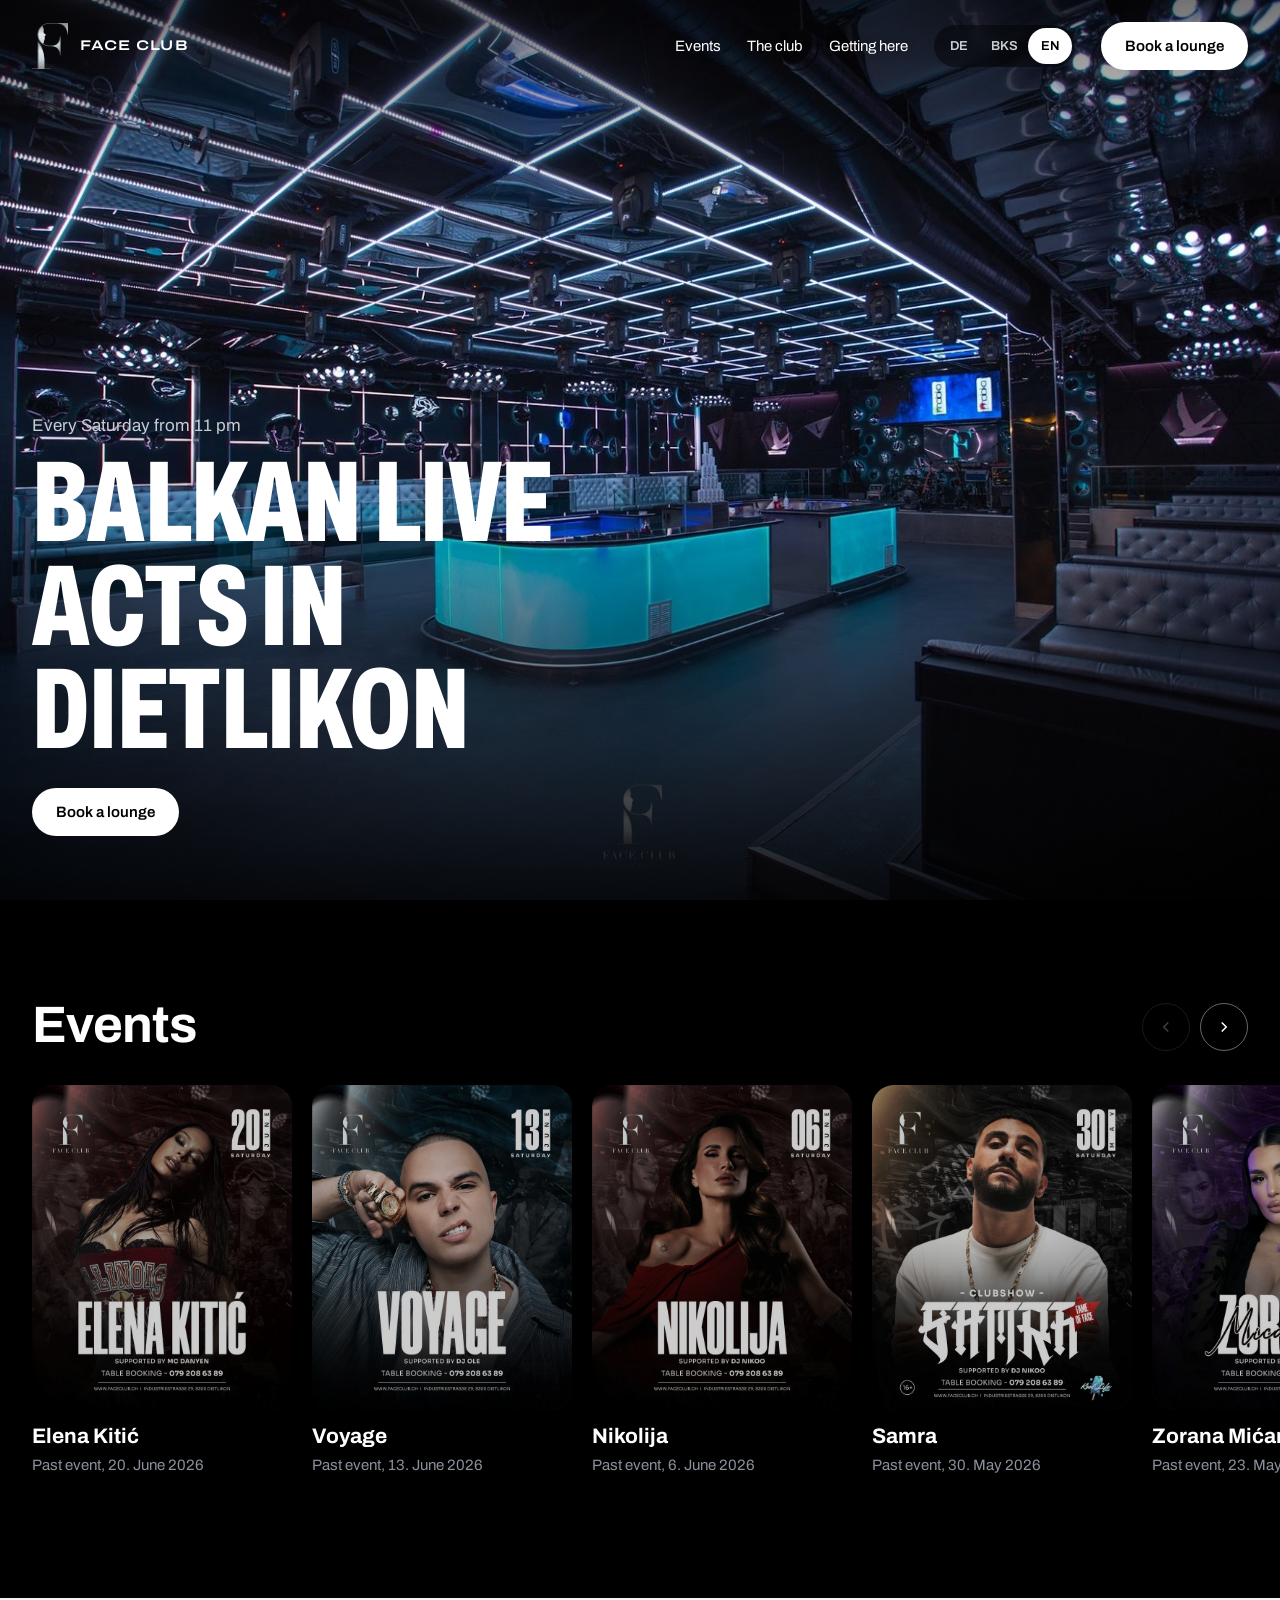
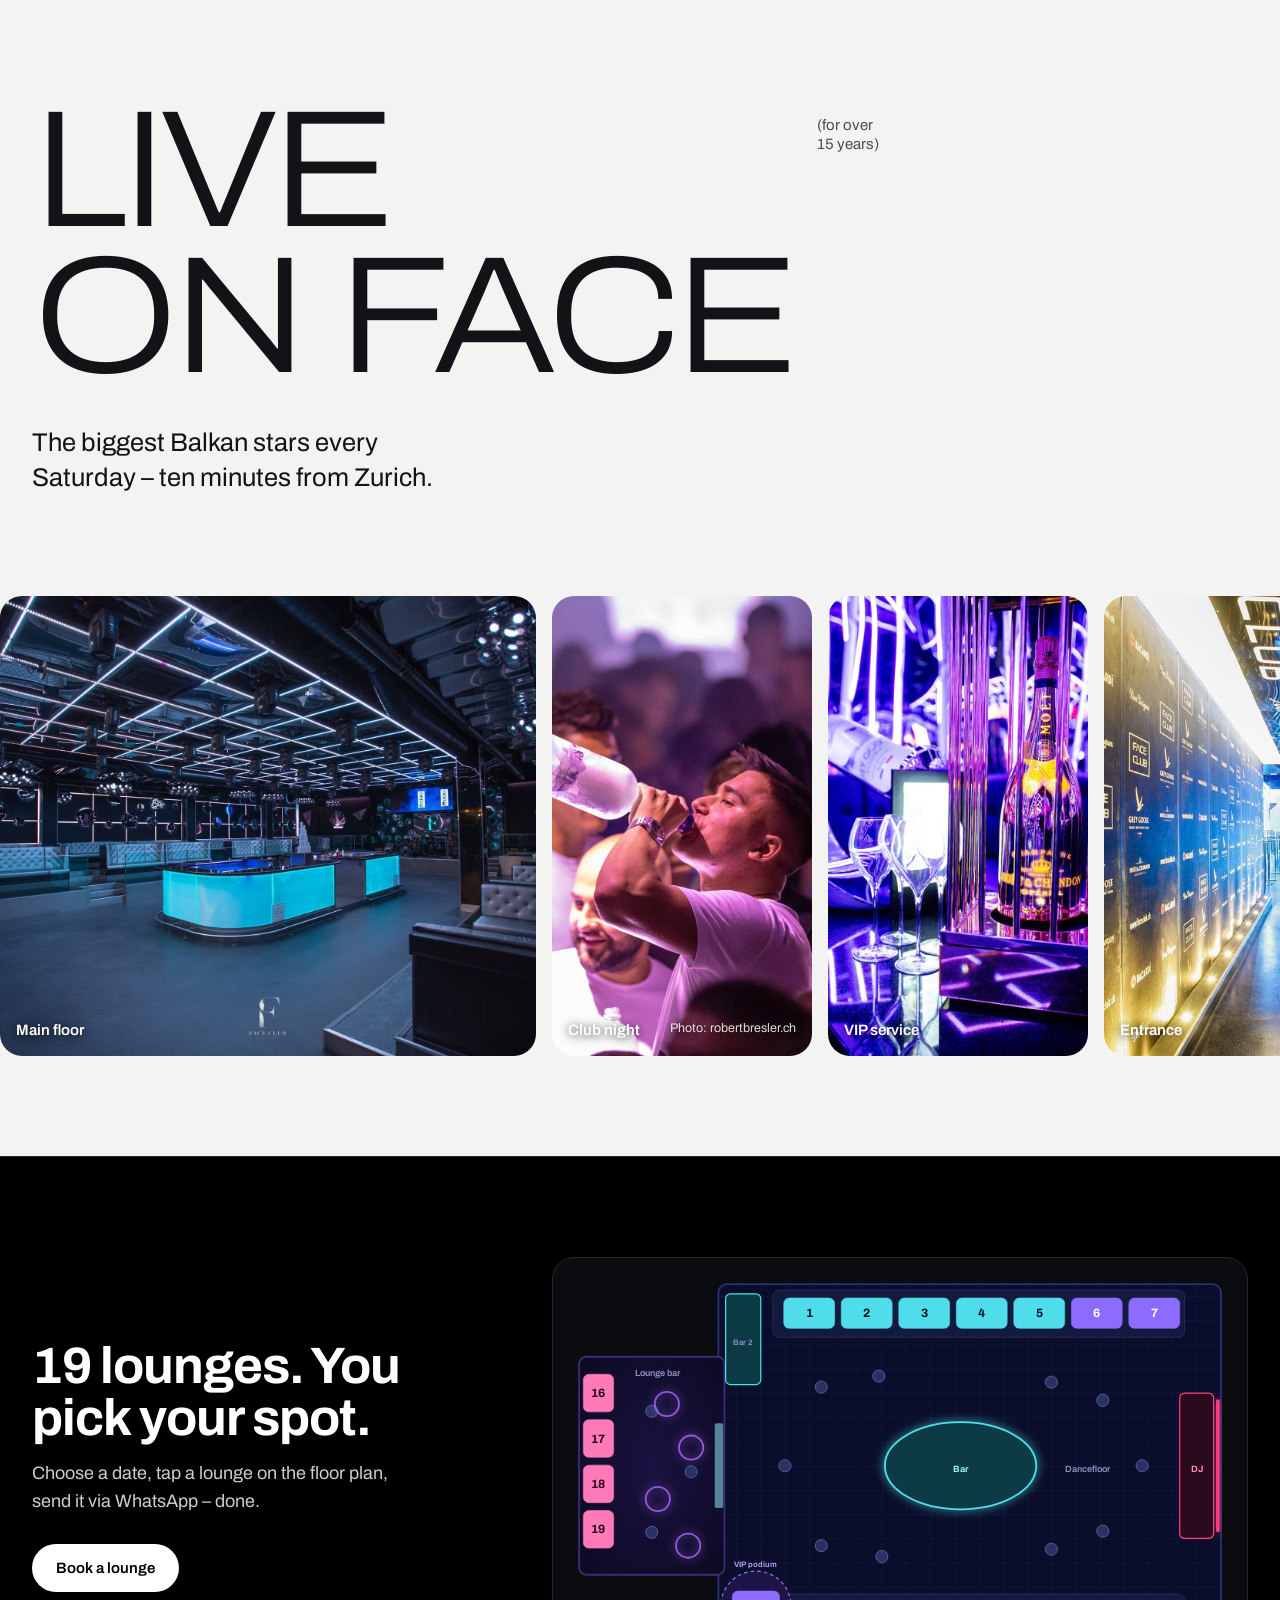
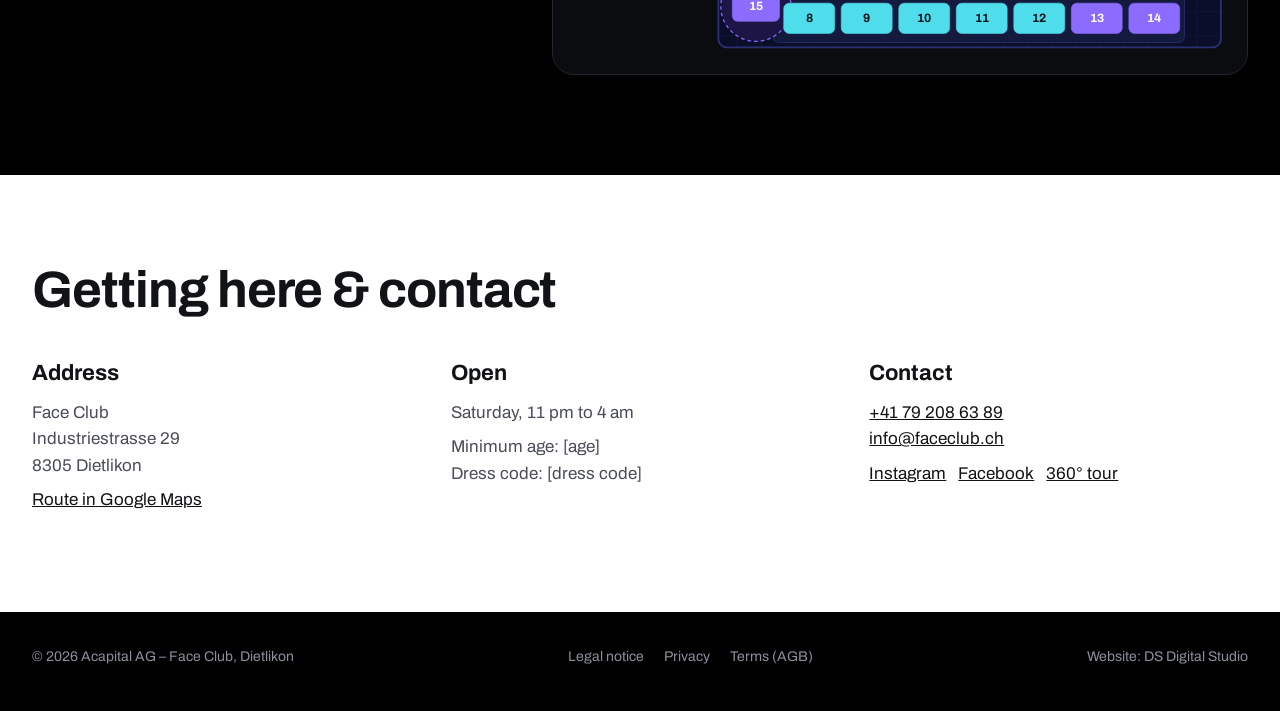
<file: index.html>
<!DOCTYPE html>
<html lang="de">
<head>
<meta charset="utf-8">
<meta name="robots" content="noindex, nofollow">
<meta name="viewport" content="width=device-width, initial-scale=1">
<title>Face Club Dietlikon – Balkan-Live-Acts &amp; Lounge-Reservation</title>
<meta name="description" content="Face Club in Dietlikon bei Zürich: jeden Samstag Balkan-Live-Acts. Lounge direkt auf dem Clubplan wählen und online reservieren.">
<link rel="canonical" href="https://www.faceclub.ch/">
<meta property="og:site_name" content="Face Club">
<meta property="og:title" content="Face Club Dietlikon – Live on Face">
<meta property="og:description" content="Jeden Samstag Balkan-Live-Acts. Lounges online reservieren. Industriestrasse 29, 8305 Dietlikon.">
<meta property="og:type" content="website">
<meta property="og:url" content="https://www.faceclub.ch/">
<meta property="og:image" content="https://www.faceclub.ch/assets/club-saal.jpg">
<meta name="twitter:card" content="summary_large_image">
<meta name="theme-color" content="#000000">
<link rel="icon" href="assets/faceclub-f.png">
<link rel="apple-touch-icon" href="assets/faceclub-logo.png">
<link rel="preload" href="assets/fonts/archivo-latin.woff2" as="font" type="font/woff2" crossorigin>
<link rel="stylesheet" href="assets/css/style.css">
<link rel="preload" href="assets/faceclub-logo.png" as="image">
<script>/* Intro einmal pro Sitzung zeigen */try{if(!sessionStorage.getItem("fc-intro")){document.documentElement.classList.add("intro")}}catch(e){document.documentElement.classList.add("intro")}</script>
<script type="application/ld+json">
{
  "@context": "https://schema.org",
  "@graph": [
    {
      "@type": "NightClub",
      "@id": "https://www.faceclub.ch/#club",
      "name": "Face Club",
      "legalName": "Acapital AG",
      "slogan": "What else…",
      "url": "https://www.faceclub.ch/",
      "telephone": "+41 79 208 63 89",
      "email": "info@faceclub.ch",
      "logo": "https://www.faceclub.ch/assets/faceclub-logo.png",
      "image": "https://www.faceclub.ch/assets/club-saal.jpg",
      "address": {"@type": "PostalAddress","streetAddress": "Industriestrasse 29","postalCode": "8305","addressLocality": "Dietlikon","addressRegion": "ZH","addressCountry": "CH"},
      "geo": {"@type": "GeoCoordinates","latitude": 47.41246,"longitude": 8.62038},
      "openingHoursSpecification": [{"@type":"OpeningHoursSpecification","dayOfWeek":"https://schema.org/Saturday","opens":"23:00","closes":"04:00"}],
      "sameAs": ["https://www.instagram.com/faceclubofficial/","https://www.facebook.com/FaceClubDietlikon/"]
    },
    {
      "@type": "MusicEvent",
      "name": "Jala Brat & Buba Corelli – Grand Reopening",
      "startDate": "2026-11-14T23:00:00+01:00",
      "endDate": "2026-11-15T04:00:00+01:00",
      "eventStatus": "https://schema.org/EventScheduled",
      "eventAttendanceMode": "https://schema.org/OfflineEventAttendanceMode",
      "image": "https://www.faceclub.ch/assets/event-jala-buba.jpg",
      "performer": [{"@type":"MusicGroup","name":"Jala Brat"},{"@type":"MusicGroup","name":"Buba Corelli"}],
      "location": {"@id": "https://www.faceclub.ch/#club"},
      "organizer": {"@id": "https://www.faceclub.ch/#club"}
    }
  ]
}
</script>
</head>
<body>
<div class="intro-screen" id="intro" aria-hidden="true"><img src="assets/faceclub-logo.png" alt="" width="596" height="620"></div>
<a class="skip" href="#events" data-i18n="skip">Direkt zum Inhalt</a>

<header class="site-head">
  <div class="nav">
    <a class="brand" href="#top" aria-label="Face Club">
      <img src="assets/faceclub-f.png" alt="" width="36" height="46">
      <span>FACE CLUB</span>
    </a>
    <div class="nav-r">
      <nav aria-label="Hauptnavigation">
        <ul class="nav-links">
          <li><a href="#events" data-i18n="nav.events">Events</a></li>
          <li><a href="#club" data-i18n="nav.club">Der Club</a></li>
          <li><a href="#info" data-i18n="nav.info">Anfahrt</a></li>
        </ul>
      </nav>
      <div class="lang" role="group" aria-label="Sprache / Jezik / Language">
        <button type="button" data-lang="de" aria-pressed="true" title="Deutsch">DE</button>
        <button type="button" data-lang="bks" aria-pressed="false" title="Bosanski / Hrvatski / Srpski">BKS</button>
        <button type="button" data-lang="en" aria-pressed="false" title="English">EN</button>
      </div>
      <a class="pill" href="reservieren.html" data-i18n="cta.reserve">Lounge reservieren</a>
    </div>
  </div>
</header>

<main id="top">
  <section class="hero-full" id="hero" aria-label="Face Club">
    <img src="assets/club-saal.jpg" srcset="assets/club-saal-900.jpg 900w, assets/club-saal.jpg 1800w" sizes="100vw" width="1800" height="1200" alt="Hauptsaal des Face Club mit beleuchteter Bar und LED-Decke" fetchpriority="high">
    <div class="wrap txt" id="heroEvent"></div>
  </section>

  <section class="events" id="events" aria-labelledby="ev-title">
    <div class="wrap sec-head">
      <h2 id="ev-title" data-i18n="events.title">Events</h2>
      <div class="arrows">
        <button type="button" id="prev" data-i18n-aria="events.prev" aria-label="Vorherige Events"><svg width="18" height="18" viewBox="0 0 24 24" fill="none" stroke="currentColor" stroke-width="2" aria-hidden="true"><path d="M15 18l-6-6 6-6"/></svg></button>
        <button type="button" id="next" data-i18n-aria="events.next" aria-label="Weitere Events"><svg width="18" height="18" viewBox="0 0 24 24" fill="none" stroke="currentColor" stroke-width="2" aria-hidden="true"><path d="M9 18l6-6-6-6"/></svg></button>
      </div>
    </div>
    <div class="track" id="track" tabindex="0" role="region" data-i18n-aria="events.track" aria-label="Eventliste"></div>
  </section>

  <section class="paper" id="club" aria-labelledby="club-title">
    <div class="wrap">
      <div class="big-type">
        <h2 id="club-title">Live<br>on Face</h2>
        <small data-i18n-html="club.since">(seit über<br>15 Jahren)</small>
      </div>
      <p class="club-line" data-i18n="club.short">Jeden Samstag die grössten Balkan-Stars – zehn Minuten von Zürich.</p>
    </div>
  </section>
  <div class="photos" role="region" aria-label="Fotos">
    <figure class="wide"><img src="assets/club-saal.jpg" srcset="assets/club-saal-900.jpg 900w, assets/club-saal.jpg 1800w" sizes="(max-width:600px) 80vw, 60vw" width="1800" height="1200" alt="Hauptsaal mit Bar und Lounges" loading="lazy"><figcaption><span data-i18n="ph.main">Main Floor</span></figcaption></figure>
    <figure><img src="assets/club-crowd.jpg" width="1200" height="800" alt="Gäste feiern im Face Club" loading="lazy" style="object-position:62% 50%"><figcaption><span data-i18n="ph.crowd">Clubnacht</span><small data-i18n="ph.credit">Foto: robertbresler.ch</small></figcaption></figure>
    <figure><img src="assets/club-vip-moet.jpg" width="800" height="1199" alt="Champagner-Service in der VIP Lounge" loading="lazy"><figcaption><span data-i18n="ph.vip">VIP Service</span></figcaption></figure>
    <figure><img src="assets/club-eingang.jpg" width="1000" height="666" alt="Eingangsbereich des Face Club" loading="lazy" style="object-position:30% 50%"><figcaption><span data-i18n="ph.entry">Eingang</span></figcaption></figure>
  </div>

  <section class="teaser" id="lounges" aria-labelledby="teaser-title">
    <div class="wrap teaser-grid">
      <div>
        <h2 id="teaser-title" data-i18n="teaser.title">19 Lounges. Du wählst deinen Platz.</h2>
        <p data-i18n="teaser.text">Datum wählen, Lounge auf dem Clubplan antippen, Anfrage senden.</p>
        <a class="pill" href="reservieren.html" data-i18n="cta.reserve">Lounge reservieren</a>
      </div>
      <a class="mini-plan" href="reservieren.html" aria-hidden="true" tabindex="-1"><svg id="miniPlan" role="presentation"></svg></a>
    </div>
  </section>

  <section class="info" id="info" aria-labelledby="info-title">
    <div class="wrap">
      <h2 id="info-title" data-i18n="info.title">Anfahrt &amp; Kontakt</h2>
      <div class="info-grid">
        <div>
          <h3 data-i18n="info.addr">Adresse</h3>
          <p>Face Club<br>Industriestrasse 29<br>8305 Dietlikon</p>
          <p><a href="https://www.google.com/maps/search/?api=1&amp;query=Face+Club+Industriestrasse+29+8305+Dietlikon" target="_blank" rel="noopener" data-i18n="info.route">Route in Google Maps</a></p>
        </div>
        <div>
          <h3 data-i18n="info.hours">Geöffnet</h3>
          <p data-i18n="info.hoursText">Samstag, 23 bis 4 Uhr</p>
          <!-- TODO: Mindestalter und Dresscode mit dem Club klären -->
          <p><span data-i18n="info.age">Mindestalter: [Alter]</span><br><span data-i18n="info.dress">Dresscode: [Dresscode]</span></p>
        </div>
        <div>
          <h3 data-i18n="info.contact">Kontakt</h3>
          <p><a href="tel:+41792086389">+41 79 208 63 89</a><br><a href="mailto:info@faceclub.ch">info@faceclub.ch</a></p>
          <p><a href="https://www.instagram.com/faceclubofficial/" target="_blank" rel="noopener">Instagram</a>&nbsp;&nbsp; <a href="https://www.facebook.com/FaceClubDietlikon/" target="_blank" rel="noopener">Facebook</a>&nbsp;&nbsp; <a href="https://www.google.com/maps/embed?pb=!4v1665582444420!6m8!1m7!1sCAoSK0FGMVFpcE0xU0xXc2t5cU10MWdzVmhqZEdoNG95NmlCQ254VF9oNlRPaDQ.!2m2!1d47.41246275553819!2d8.620377711434086!3f156.69!4f-17.870000000000005!5f0.4000000000000002" target="_blank" rel="noopener" data-i18n="info.tour">360°-Rundgang</a></p>
        </div>
      </div>
    </div>
  </section>
</main>

<footer>
  <div class="wrap foot">
    <span>© <span id="year">2026</span> Acapital AG – Face Club, Dietlikon</span>
    <nav aria-label="Rechtliches"><a href="impressum.html" data-i18n="foot.imprint">Impressum</a><a href="datenschutz.html" data-i18n="foot.privacy">Datenschutz</a><a href="agb.html" data-i18n="foot.terms">AGB</a></nav>
    <span><span data-i18n="foot.site">Website:</span> <a href="https://ds-digital.ch" target="_blank" rel="noopener">DS Digital Studio</a></span>
  </div>
</footer>

<div class="sticky-cta off" id="stickyCta"><a class="pill" href="reservieren.html" data-i18n="cta.reserve">Lounge reservieren</a></div>

<script src="assets/js/config.js"></script>
<script src="assets/js/i18n.js"></script>
<script src="assets/js/app.js"></script>
</body>
</html>
</file>
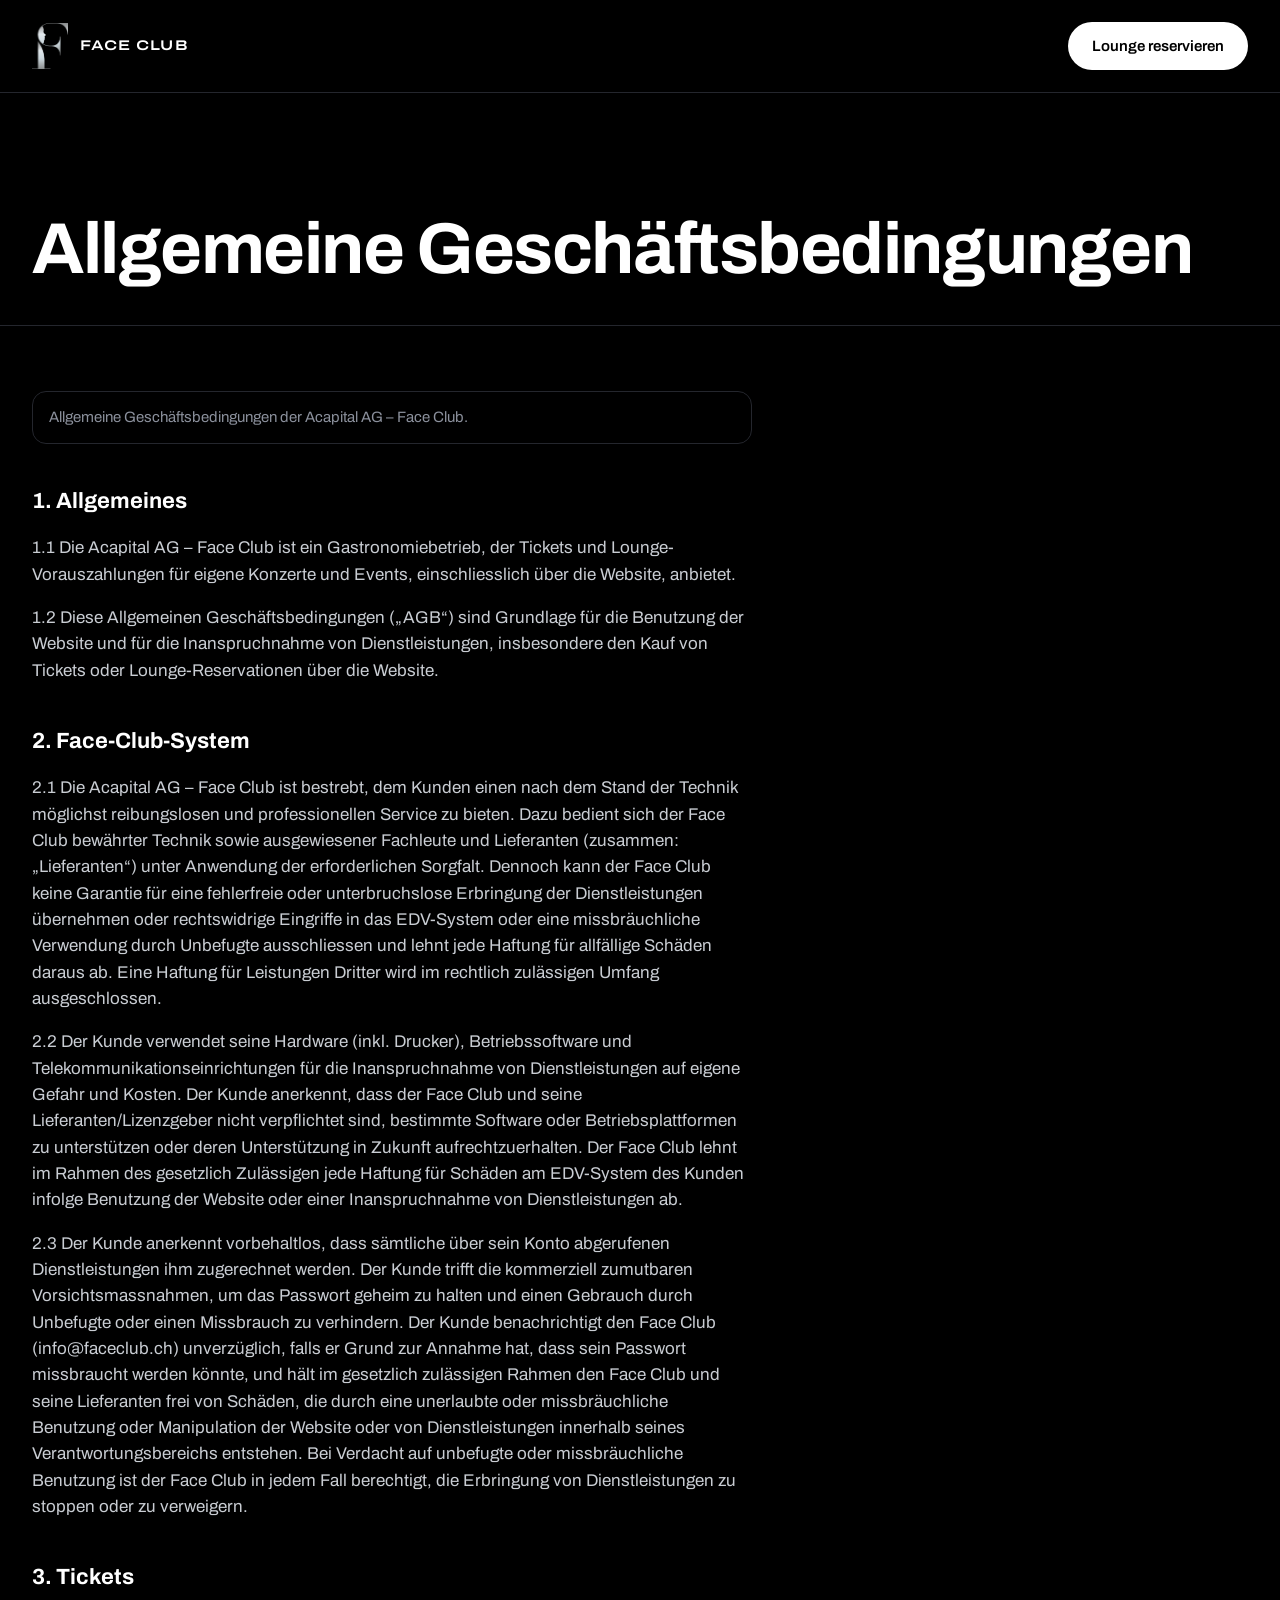
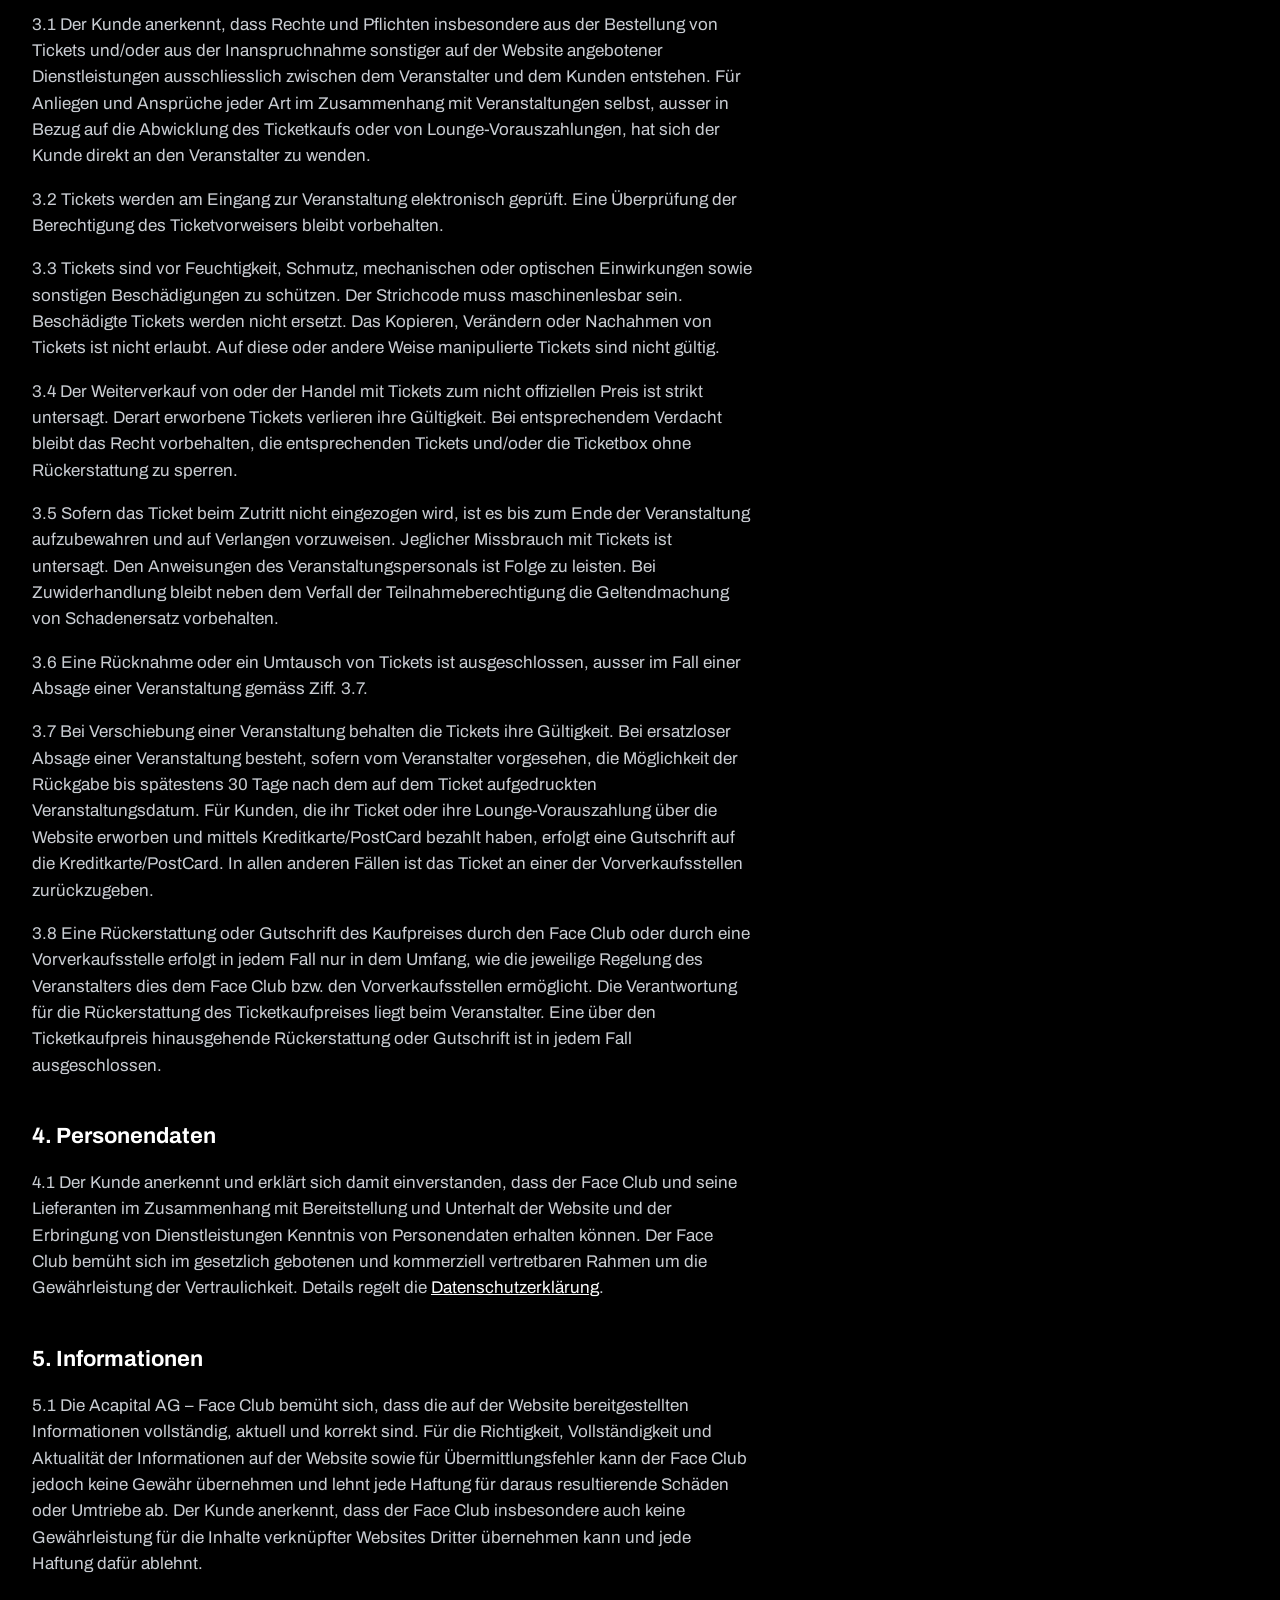
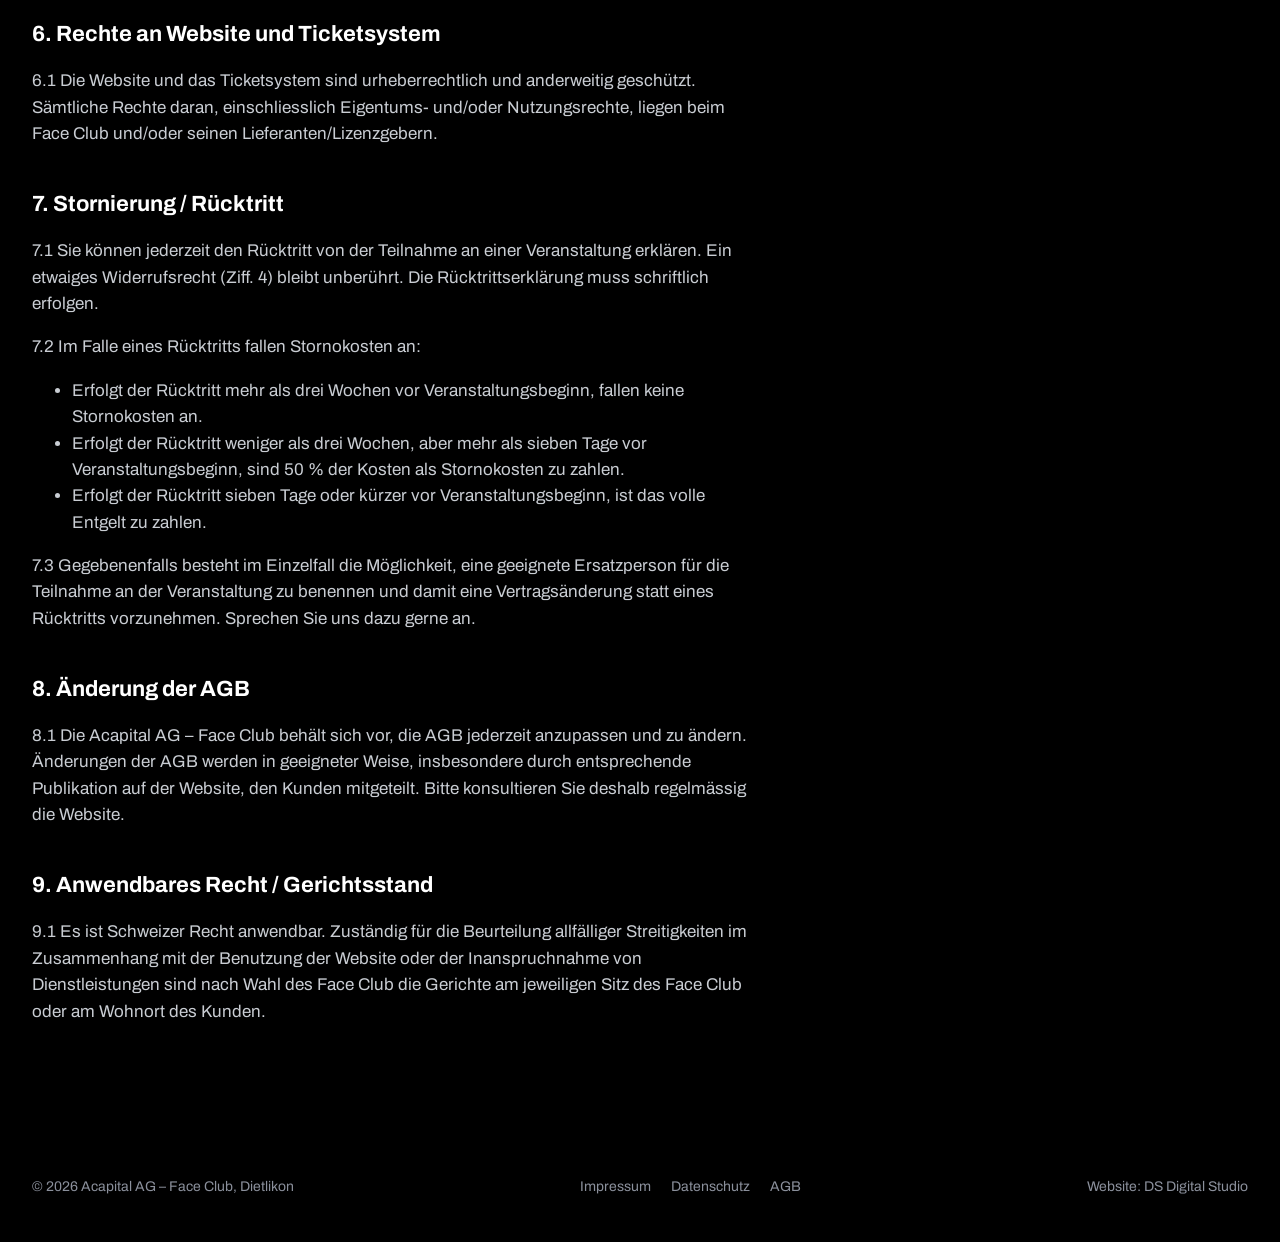
<file: agb.html>
<!DOCTYPE html>
<html lang="de">
<head>
<meta charset="utf-8">
<meta name="robots" content="noindex, nofollow">
<meta name="viewport" content="width=device-width, initial-scale=1">
<title>Allgemeine Geschäftsbedingungen – Face Club Dietlikon</title>
<link rel="canonical" href="https://www.faceclub.ch/agb.html">
<link rel="icon" href="assets/faceclub-f.png">
<link rel="stylesheet" href="assets/css/style.css">
</head>
<body>
<header class="site-head simple-head">
  <div class="nav">
    <a class="brand" href="./" aria-label="Face Club – Startseite"><img src="assets/faceclub-f.png" alt="" width="36" height="46"><span>FACE CLUB</span></a>
    <div class="nav-r"><a class="pill" href="reservieren.html">Lounge reservieren</a></div>
  </div>
</header>
<main>
  <div class="legal-head"><div class="wrap"><h1>Allgemeine Geschäftsbedingungen</h1></div></div>
  <div class="legal"><div class="wrap"><article>
    <p class="note">Allgemeine Geschäftsbedingungen der Acapital AG – Face Club. <!-- Text vom bisherigen Auftritt übernommen, Rechtschreibung korrigiert. Zwei Stellen vom Club prüfen lassen: Ziff. 7.1 (Verweis auf "Ziff. 4") und Ziff. 9.1 (ursprünglich "nach Wahl von Starticket"). --></p>
    <h2>1. Allgemeines</h2>
    <p>1.1 Die Acapital AG – Face Club ist ein Gastronomiebetrieb, der Tickets und Lounge-Vorauszahlungen für eigene Konzerte und Events, einschliesslich über die Website, anbietet.</p>
    <p>1.2 Diese Allgemeinen Geschäftsbedingungen („AGB“) sind Grundlage für die Benutzung der Website und für die Inanspruchnahme von Dienstleistungen, insbesondere den Kauf von Tickets oder Lounge-Reservationen über die Website.</p>
    <h2>2. Face-Club-System</h2>
    <p>2.1 Die Acapital AG – Face Club ist bestrebt, dem Kunden einen nach dem Stand der Technik möglichst reibungslosen und professionellen Service zu bieten. Dazu bedient sich der Face Club bewährter Technik sowie ausgewiesener Fachleute und Lieferanten (zusammen: „Lieferanten“) unter Anwendung der erforderlichen Sorgfalt. Dennoch kann der Face Club keine Garantie für eine fehlerfreie oder unterbruchslose Erbringung der Dienstleistungen übernehmen oder rechtswidrige Eingriffe in das EDV-System oder eine missbräuchliche Verwendung durch Unbefugte ausschliessen und lehnt jede Haftung für allfällige Schäden daraus ab. Eine Haftung für Leistungen Dritter wird im rechtlich zulässigen Umfang ausgeschlossen.</p>
    <p>2.2 Der Kunde verwendet seine Hardware (inkl. Drucker), Betriebssoftware und Telekommunikationseinrichtungen für die Inanspruchnahme von Dienstleistungen auf eigene Gefahr und Kosten. Der Kunde anerkennt, dass der Face Club und seine Lieferanten/Lizenzgeber nicht verpflichtet sind, bestimmte Software oder Betriebsplattformen zu unterstützen oder deren Unterstützung in Zukunft aufrechtzuerhalten. Der Face Club lehnt im Rahmen des gesetzlich Zulässigen jede Haftung für Schäden am EDV-System des Kunden infolge Benutzung der Website oder einer Inanspruchnahme von Dienstleistungen ab.</p>
    <p>2.3 Der Kunde anerkennt vorbehaltlos, dass sämtliche über sein Konto abgerufenen Dienstleistungen ihm zugerechnet werden. Der Kunde trifft die kommerziell zumutbaren Vorsichtsmassnahmen, um das Passwort geheim zu halten und einen Gebrauch durch Unbefugte oder einen Missbrauch zu verhindern. Der Kunde benachrichtigt den Face Club (info@faceclub.ch) unverzüglich, falls er Grund zur Annahme hat, dass sein Passwort missbraucht werden könnte, und hält im gesetzlich zulässigen Rahmen den Face Club und seine Lieferanten frei von Schäden, die durch eine unerlaubte oder missbräuchliche Benutzung oder Manipulation der Website oder von Dienstleistungen innerhalb seines Verantwortungsbereichs entstehen. Bei Verdacht auf unbefugte oder missbräuchliche Benutzung ist der Face Club in jedem Fall berechtigt, die Erbringung von Dienstleistungen zu stoppen oder zu verweigern.</p>
    <h2>3. Tickets</h2>
    <p>3.1 Der Kunde anerkennt, dass Rechte und Pflichten insbesondere aus der Bestellung von Tickets und/oder aus der Inanspruchnahme sonstiger auf der Website angebotener Dienstleistungen ausschliesslich zwischen dem Veranstalter und dem Kunden entstehen. Für Anliegen und Ansprüche jeder Art im Zusammenhang mit Veranstaltungen selbst, ausser in Bezug auf die Abwicklung des Ticketkaufs oder von Lounge-Vorauszahlungen, hat sich der Kunde direkt an den Veranstalter zu wenden.</p>
    <p>3.2 Tickets werden am Eingang zur Veranstaltung elektronisch geprüft. Eine Überprüfung der Berechtigung des Ticketvorweisers bleibt vorbehalten.</p>
    <p>3.3 Tickets sind vor Feuchtigkeit, Schmutz, mechanischen oder optischen Einwirkungen sowie sonstigen Beschädigungen zu schützen. Der Strichcode muss maschinenlesbar sein. Beschädigte Tickets werden nicht ersetzt. Das Kopieren, Verändern oder Nachahmen von Tickets ist nicht erlaubt. Auf diese oder andere Weise manipulierte Tickets sind nicht gültig.</p>
    <p>3.4 Der Weiterverkauf von oder der Handel mit Tickets zum nicht offiziellen Preis ist strikt untersagt. Derart erworbene Tickets verlieren ihre Gültigkeit. Bei entsprechendem Verdacht bleibt das Recht vorbehalten, die entsprechenden Tickets und/oder die Ticketbox ohne Rückerstattung zu sperren.</p>
    <p>3.5 Sofern das Ticket beim Zutritt nicht eingezogen wird, ist es bis zum Ende der Veranstaltung aufzubewahren und auf Verlangen vorzuweisen. Jeglicher Missbrauch mit Tickets ist untersagt. Den Anweisungen des Veranstaltungspersonals ist Folge zu leisten. Bei Zuwiderhandlung bleibt neben dem Verfall der Teilnahmeberechtigung die Geltendmachung von Schadenersatz vorbehalten.</p>
    <p>3.6 Eine Rücknahme oder ein Umtausch von Tickets ist ausgeschlossen, ausser im Fall einer Absage einer Veranstaltung gemäss Ziff. 3.7.</p>
    <p>3.7 Bei Verschiebung einer Veranstaltung behalten die Tickets ihre Gültigkeit. Bei ersatzloser Absage einer Veranstaltung besteht, sofern vom Veranstalter vorgesehen, die Möglichkeit der Rückgabe bis spätestens 30 Tage nach dem auf dem Ticket aufgedruckten Veranstaltungsdatum. Für Kunden, die ihr Ticket oder ihre Lounge-Vorauszahlung über die Website erworben und mittels Kreditkarte/PostCard bezahlt haben, erfolgt eine Gutschrift auf die Kreditkarte/PostCard. In allen anderen Fällen ist das Ticket an einer der Vorverkaufsstellen zurückzugeben.</p>
    <p>3.8 Eine Rückerstattung oder Gutschrift des Kaufpreises durch den Face Club oder durch eine Vorverkaufsstelle erfolgt in jedem Fall nur in dem Umfang, wie die jeweilige Regelung des Veranstalters dies dem Face Club bzw. den Vorverkaufsstellen ermöglicht. Die Verantwortung für die Rückerstattung des Ticketkaufpreises liegt beim Veranstalter. Eine über den Ticketkaufpreis hinausgehende Rückerstattung oder Gutschrift ist in jedem Fall ausgeschlossen.</p>
    <h2>4. Personendaten</h2>
    <p>4.1 Der Kunde anerkennt und erklärt sich damit einverstanden, dass der Face Club und seine Lieferanten im Zusammenhang mit Bereitstellung und Unterhalt der Website und der Erbringung von Dienstleistungen Kenntnis von Personendaten erhalten können. Der Face Club bemüht sich im gesetzlich gebotenen und kommerziell vertretbaren Rahmen um die Gewährleistung der Vertraulichkeit. Details regelt die <a href="datenschutz.html">Datenschutzerklärung</a>.</p>
    <h2>5. Informationen</h2>
    <p>5.1 Die Acapital AG – Face Club bemüht sich, dass die auf der Website bereitgestellten Informationen vollständig, aktuell und korrekt sind. Für die Richtigkeit, Vollständigkeit und Aktualität der Informationen auf der Website sowie für Übermittlungsfehler kann der Face Club jedoch keine Gewähr übernehmen und lehnt jede Haftung für daraus resultierende Schäden oder Umtriebe ab. Der Kunde anerkennt, dass der Face Club insbesondere auch keine Gewährleistung für die Inhalte verknüpfter Websites Dritter übernehmen kann und jede Haftung dafür ablehnt.</p>
    <h2>6. Rechte an Website und Ticketsystem</h2>
    <p>6.1 Die Website und das Ticketsystem sind urheberrechtlich und anderweitig geschützt. Sämtliche Rechte daran, einschliesslich Eigentums- und/oder Nutzungsrechte, liegen beim Face Club und/oder seinen Lieferanten/Lizenzgebern.</p>
    <h2>7. Stornierung / Rücktritt</h2>
    <p>7.1 Sie können jederzeit den Rücktritt von der Teilnahme an einer Veranstaltung erklären. Ein etwaiges Widerrufsrecht (Ziff. 4) bleibt unberührt. Die Rücktrittserklärung muss schriftlich erfolgen.</p>
    <p>7.2 Im Falle eines Rücktritts fallen Stornokosten an:</p>
    <ul>
      <li>Erfolgt der Rücktritt mehr als drei Wochen vor Veranstaltungsbeginn, fallen keine Stornokosten an.</li>
      <li>Erfolgt der Rücktritt weniger als drei Wochen, aber mehr als sieben Tage vor Veranstaltungsbeginn, sind 50 % der Kosten als Stornokosten zu zahlen.</li>
      <li>Erfolgt der Rücktritt sieben Tage oder kürzer vor Veranstaltungsbeginn, ist das volle Entgelt zu zahlen.</li>
    </ul>
    <p>7.3 Gegebenenfalls besteht im Einzelfall die Möglichkeit, eine geeignete Ersatzperson für die Teilnahme an der Veranstaltung zu benennen und damit eine Vertragsänderung statt eines Rücktritts vorzunehmen. Sprechen Sie uns dazu gerne an.</p>
    <h2>8. Änderung der AGB</h2>
    <p>8.1 Die Acapital AG – Face Club behält sich vor, die AGB jederzeit anzupassen und zu ändern. Änderungen der AGB werden in geeigneter Weise, insbesondere durch entsprechende Publikation auf der Website, den Kunden mitgeteilt. Bitte konsultieren Sie deshalb regelmässig die Website.</p>
    <h2>9. Anwendbares Recht / Gerichtsstand</h2>
    <p>9.1 Es ist Schweizer Recht anwendbar. Zuständig für die Beurteilung allfälliger Streitigkeiten im Zusammenhang mit der Benutzung der Website oder der Inanspruchnahme von Dienstleistungen sind nach Wahl des Face Club die Gerichte am jeweiligen Sitz des Face Club oder am Wohnort des Kunden.</p>
  </article></div></div>
</main>
<footer>
  <div class="wrap foot">
    <span>© 2026 Acapital AG – Face Club, Dietlikon</span>
    <nav aria-label="Rechtliches"><a href="impressum.html">Impressum</a><a href="datenschutz.html">Datenschutz</a><a href="agb.html">AGB</a></nav>
    <span>Website: <a href="https://ds-digital.ch" target="_blank" rel="noopener">DS Digital Studio</a></span>
  </div>
</footer>
</body>
</html>
</file>
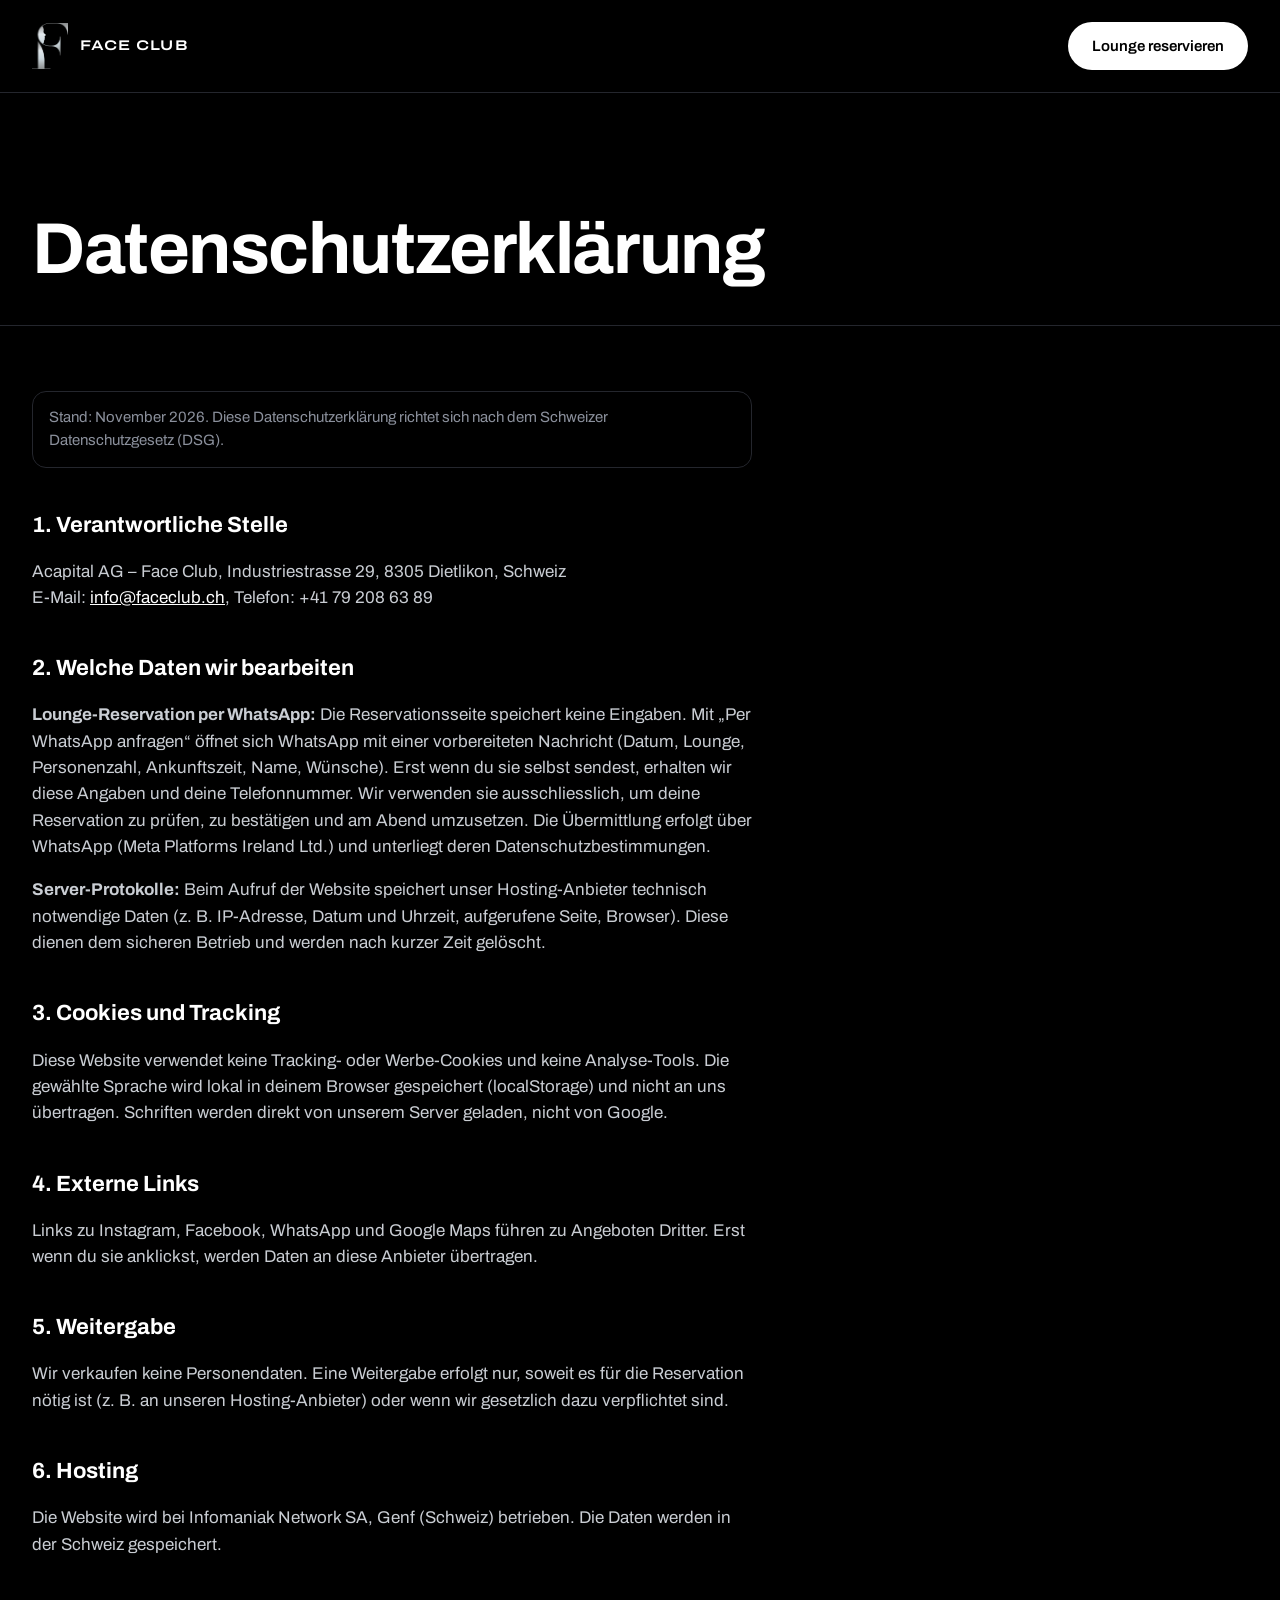
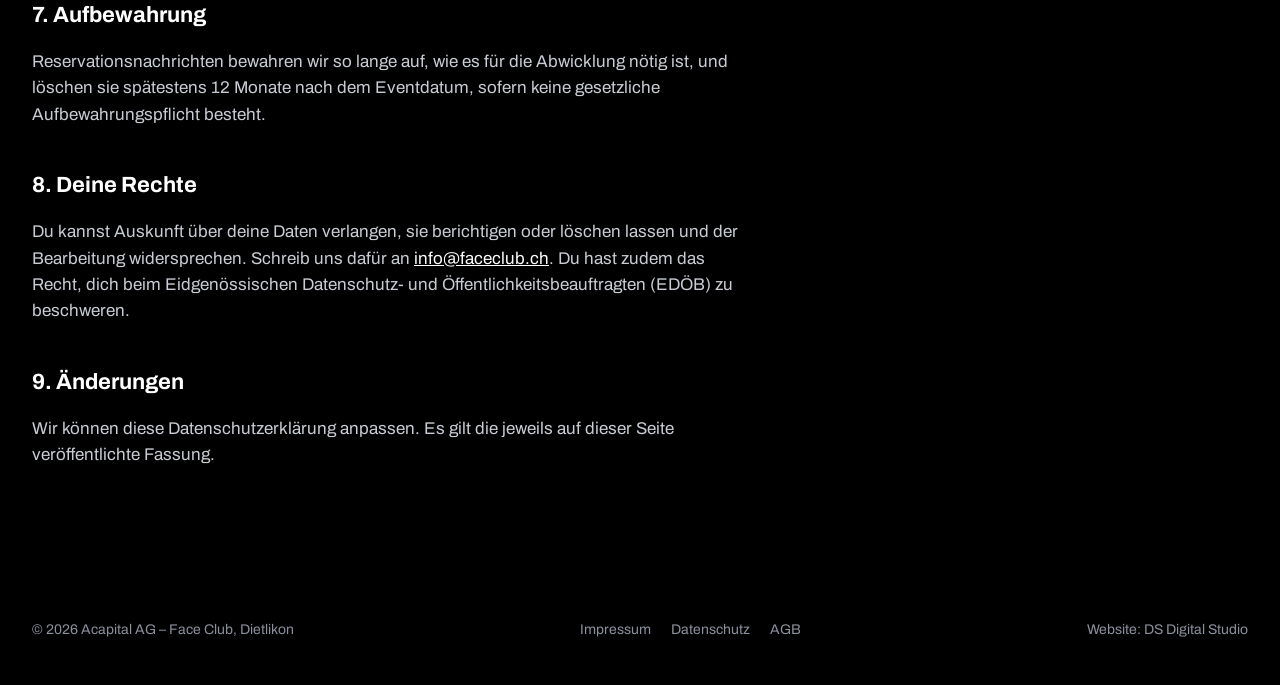
<file: datenschutz.html>
<!DOCTYPE html>
<html lang="de">
<head>
<meta charset="utf-8">
<meta name="robots" content="noindex, nofollow">
<meta name="viewport" content="width=device-width, initial-scale=1">
<title>Datenschutzerklärung – Face Club Dietlikon</title>
<link rel="canonical" href="https://www.faceclub.ch/datenschutz.html">
<link rel="icon" href="assets/faceclub-f.png">
<link rel="stylesheet" href="assets/css/style.css">
</head>
<body>
<header class="site-head simple-head">
  <div class="nav">
    <a class="brand" href="./" aria-label="Face Club – Startseite"><img src="assets/faceclub-f.png" alt="" width="36" height="46"><span>FACE CLUB</span></a>
    <div class="nav-r"><a class="pill" href="reservieren.html">Lounge reservieren</a></div>
  </div>
</header>
<main>
  <div class="legal-head"><div class="wrap"><h1>Datenschutzerklärung</h1></div></div>
  <div class="legal"><div class="wrap"><article>
    <p class="note">Stand: November 2026. Diese Datenschutzerklärung richtet sich nach dem Schweizer Datenschutzgesetz (DSG). <!-- VORLAGE: vor der Veröffentlichung vom Club bzw. rechtlich prüfen lassen. --></p>
    <h2>1. Verantwortliche Stelle</h2>
    <p>Acapital AG – Face Club, Industriestrasse 29, 8305 Dietlikon, Schweiz<br>E-Mail: <a href="mailto:info@faceclub.ch">info@faceclub.ch</a>, Telefon: +41 79 208 63 89</p>
    <h2>2. Welche Daten wir bearbeiten</h2>
    <p><strong>Lounge-Reservation per WhatsApp:</strong> Die Reservationsseite speichert keine Eingaben. Mit „Per WhatsApp anfragen“ öffnet sich WhatsApp mit einer vorbereiteten Nachricht (Datum, Lounge, Personenzahl, Ankunftszeit, Name, Wünsche). Erst wenn du sie selbst sendest, erhalten wir diese Angaben und deine Telefonnummer. Wir verwenden sie ausschliesslich, um deine Reservation zu prüfen, zu bestätigen und am Abend umzusetzen. Die Übermittlung erfolgt über WhatsApp (Meta Platforms Ireland Ltd.) und unterliegt deren Datenschutzbestimmungen.</p>
    <p><strong>Server-Protokolle:</strong> Beim Aufruf der Website speichert unser Hosting-Anbieter technisch notwendige Daten (z. B. IP-Adresse, Datum und Uhrzeit, aufgerufene Seite, Browser). Diese dienen dem sicheren Betrieb und werden nach kurzer Zeit gelöscht.</p>
    <h2>3. Cookies und Tracking</h2>
    <p>Diese Website verwendet keine Tracking- oder Werbe-Cookies und keine Analyse-Tools. Die gewählte Sprache wird lokal in deinem Browser gespeichert (localStorage) und nicht an uns übertragen. Schriften werden direkt von unserem Server geladen, nicht von Google.</p>
    <h2>4. Externe Links</h2>
    <p>Links zu Instagram, Facebook, WhatsApp und Google Maps führen zu Angeboten Dritter. Erst wenn du sie anklickst, werden Daten an diese Anbieter übertragen.</p>
    <h2>5. Weitergabe</h2>
    <p>Wir verkaufen keine Personendaten. Eine Weitergabe erfolgt nur, soweit es für die Reservation nötig ist (z. B. an unseren Hosting-Anbieter) oder wenn wir gesetzlich dazu verpflichtet sind.</p>
    <h2>6. Hosting</h2>
    <p>Die Website wird bei <!-- TODO: Anbieter bestätigen --> Infomaniak Network SA, Genf (Schweiz) betrieben. Die Daten werden in der Schweiz gespeichert.</p>
    <h2>7. Aufbewahrung</h2>
    <p>Reservationsnachrichten bewahren wir so lange auf, wie es für die Abwicklung nötig ist, und löschen sie spätestens <!-- TODO: Frist mit dem Club festlegen --> 12 Monate nach dem Eventdatum, sofern keine gesetzliche Aufbewahrungspflicht besteht.</p>
    <h2>8. Deine Rechte</h2>
    <p>Du kannst Auskunft über deine Daten verlangen, sie berichtigen oder löschen lassen und der Bearbeitung widersprechen. Schreib uns dafür an <a href="mailto:info@faceclub.ch">info@faceclub.ch</a>. Du hast zudem das Recht, dich beim Eidgenössischen Datenschutz- und Öffentlichkeitsbeauftragten (EDÖB) zu beschweren.</p>
    <h2>9. Änderungen</h2>
    <p>Wir können diese Datenschutzerklärung anpassen. Es gilt die jeweils auf dieser Seite veröffentlichte Fassung.</p>
  </article></div></div>
</main>
<footer>
  <div class="wrap foot">
    <span>© 2026 Acapital AG – Face Club, Dietlikon</span>
    <nav aria-label="Rechtliches"><a href="impressum.html">Impressum</a><a href="datenschutz.html">Datenschutz</a><a href="agb.html">AGB</a></nav>
    <span>Website: <a href="https://ds-digital.ch" target="_blank" rel="noopener">DS Digital Studio</a></span>
  </div>
</footer>
</body>
</html>
</file>
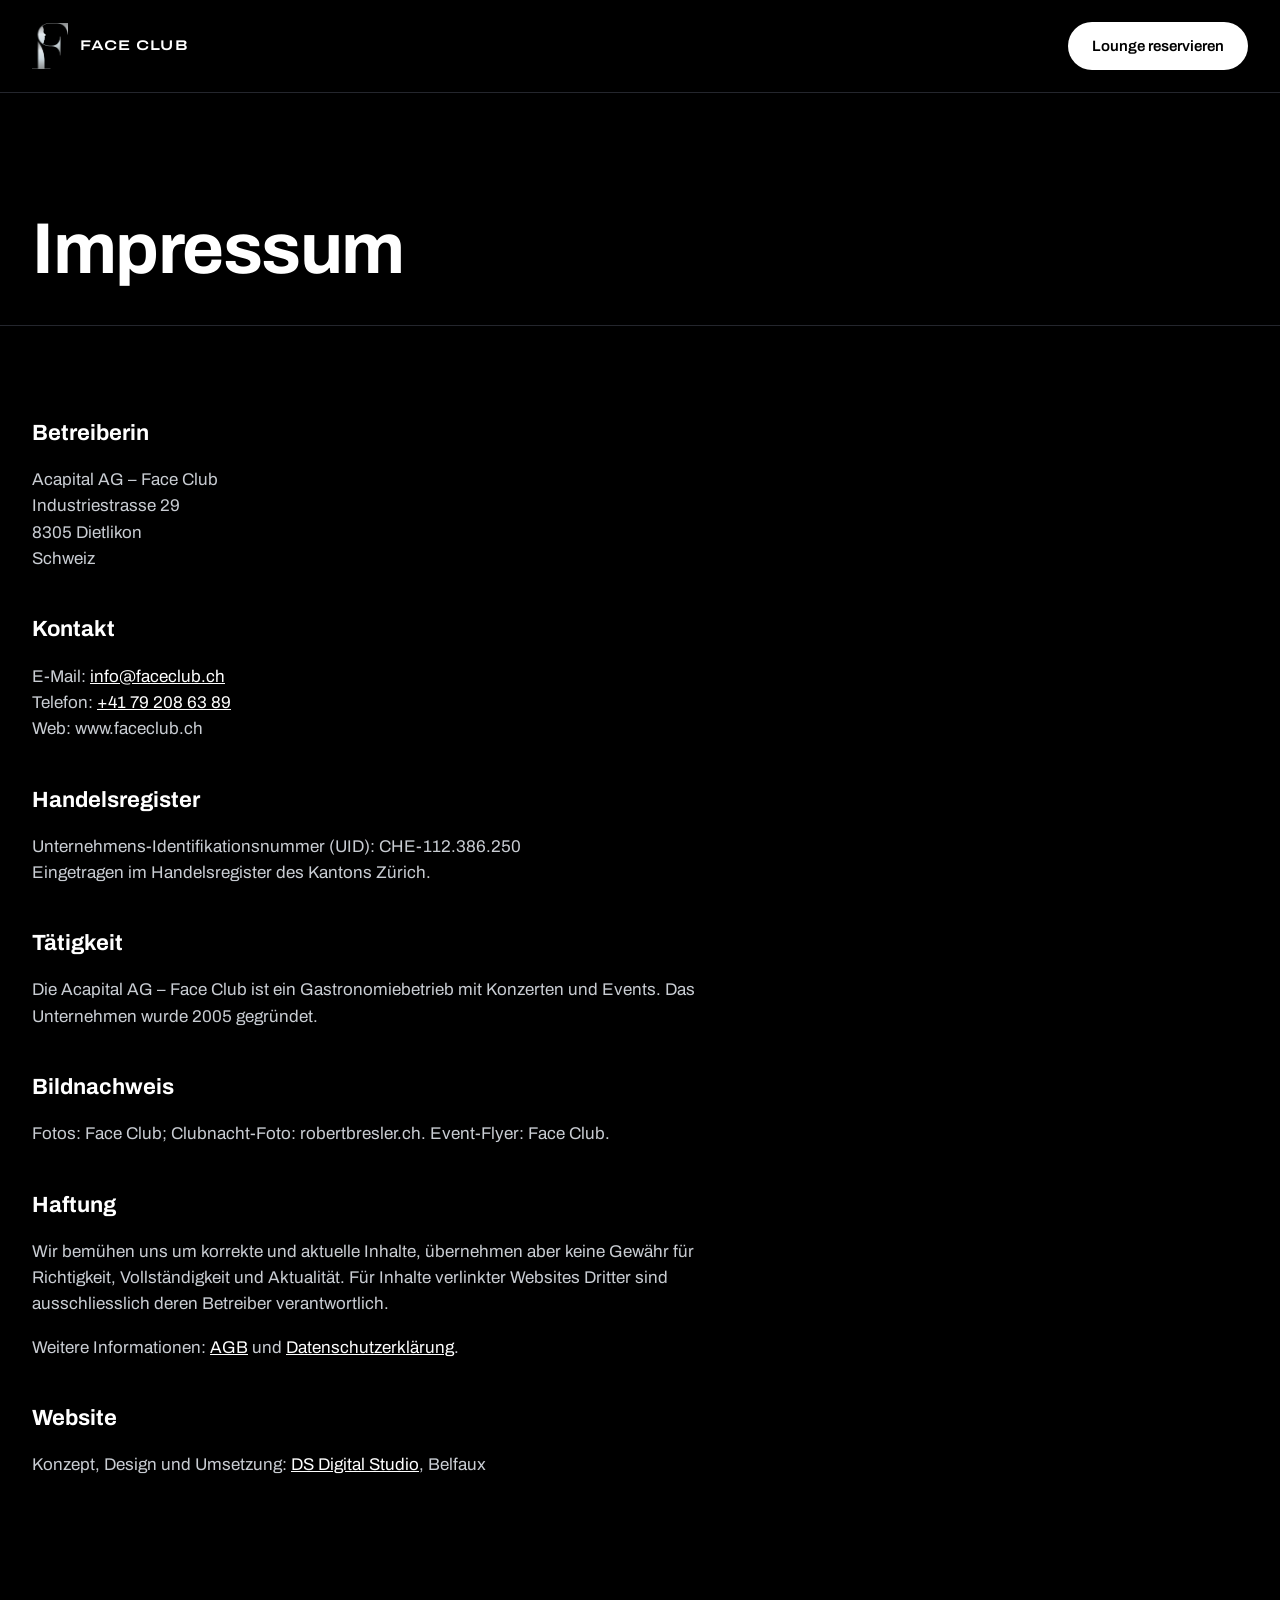
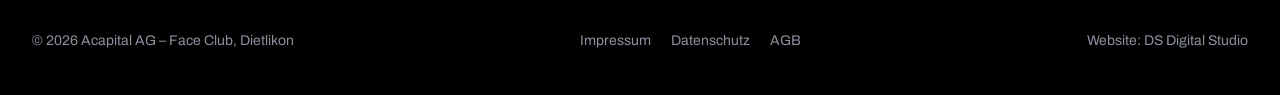
<file: impressum.html>
<!DOCTYPE html>
<html lang="de">
<head>
<meta charset="utf-8">
<meta name="robots" content="noindex, nofollow">
<meta name="viewport" content="width=device-width, initial-scale=1">
<title>Impressum – Face Club Dietlikon</title>
<link rel="canonical" href="https://www.faceclub.ch/impressum.html">
<link rel="icon" href="assets/faceclub-f.png">
<link rel="stylesheet" href="assets/css/style.css">
</head>
<body>
<header class="site-head simple-head">
  <div class="nav">
    <a class="brand" href="./" aria-label="Face Club – Startseite"><img src="assets/faceclub-f.png" alt="" width="36" height="46"><span>FACE CLUB</span></a>
    <div class="nav-r"><a class="pill" href="reservieren.html">Lounge reservieren</a></div>
  </div>
</header>
<main>
  <div class="legal-head"><div class="wrap"><h1>Impressum</h1></div></div>
  <div class="legal"><div class="wrap"><article>
    <h2>Betreiberin</h2>
    <p>Acapital AG – Face Club<br>Industriestrasse 29<br>8305 Dietlikon<br>Schweiz</p>
    <h2>Kontakt</h2>
    <p>E-Mail: <a href="mailto:info@faceclub.ch">info@faceclub.ch</a><br>Telefon: <a href="tel:+41792086389">+41 79 208 63 89</a><br>Web: www.faceclub.ch</p>
    <h2>Handelsregister</h2>
    <p>Unternehmens-Identifikationsnummer (UID): CHE-112.386.250<br>Eingetragen im Handelsregister des Kantons Zürich.</p>
    <h2>Tätigkeit</h2>
    <p>Die Acapital AG – Face Club ist ein Gastronomiebetrieb mit Konzerten und Events. Das Unternehmen wurde 2005 gegründet.</p>
    <h2>Bildnachweis</h2>
    <p>Fotos: Face Club; Clubnacht-Foto: robertbresler.ch. Event-Flyer: Face Club.</p>
    <h2>Haftung</h2>
    <p>Wir bemühen uns um korrekte und aktuelle Inhalte, übernehmen aber keine Gewähr für Richtigkeit, Vollständigkeit und Aktualität. Für Inhalte verlinkter Websites Dritter sind ausschliesslich deren Betreiber verantwortlich.</p>
    <p>Weitere Informationen: <a href="agb.html">AGB</a> und <a href="datenschutz.html">Datenschutzerklärung</a>.</p>
    <h2>Website</h2>
    <p>Konzept, Design und Umsetzung: <a href="https://ds-digital.ch" target="_blank" rel="noopener">DS Digital Studio</a>, Belfaux</p>
  </article></div></div>
</main>
<footer>
  <div class="wrap foot">
    <span>© 2026 Acapital AG – Face Club, Dietlikon</span>
    <nav aria-label="Rechtliches"><a href="impressum.html">Impressum</a><a href="datenschutz.html">Datenschutz</a><a href="agb.html">AGB</a></nav>
    <span>Website: <a href="https://ds-digital.ch" target="_blank" rel="noopener">DS Digital Studio</a></span>
  </div>
</footer>
</body>
</html>
</file>
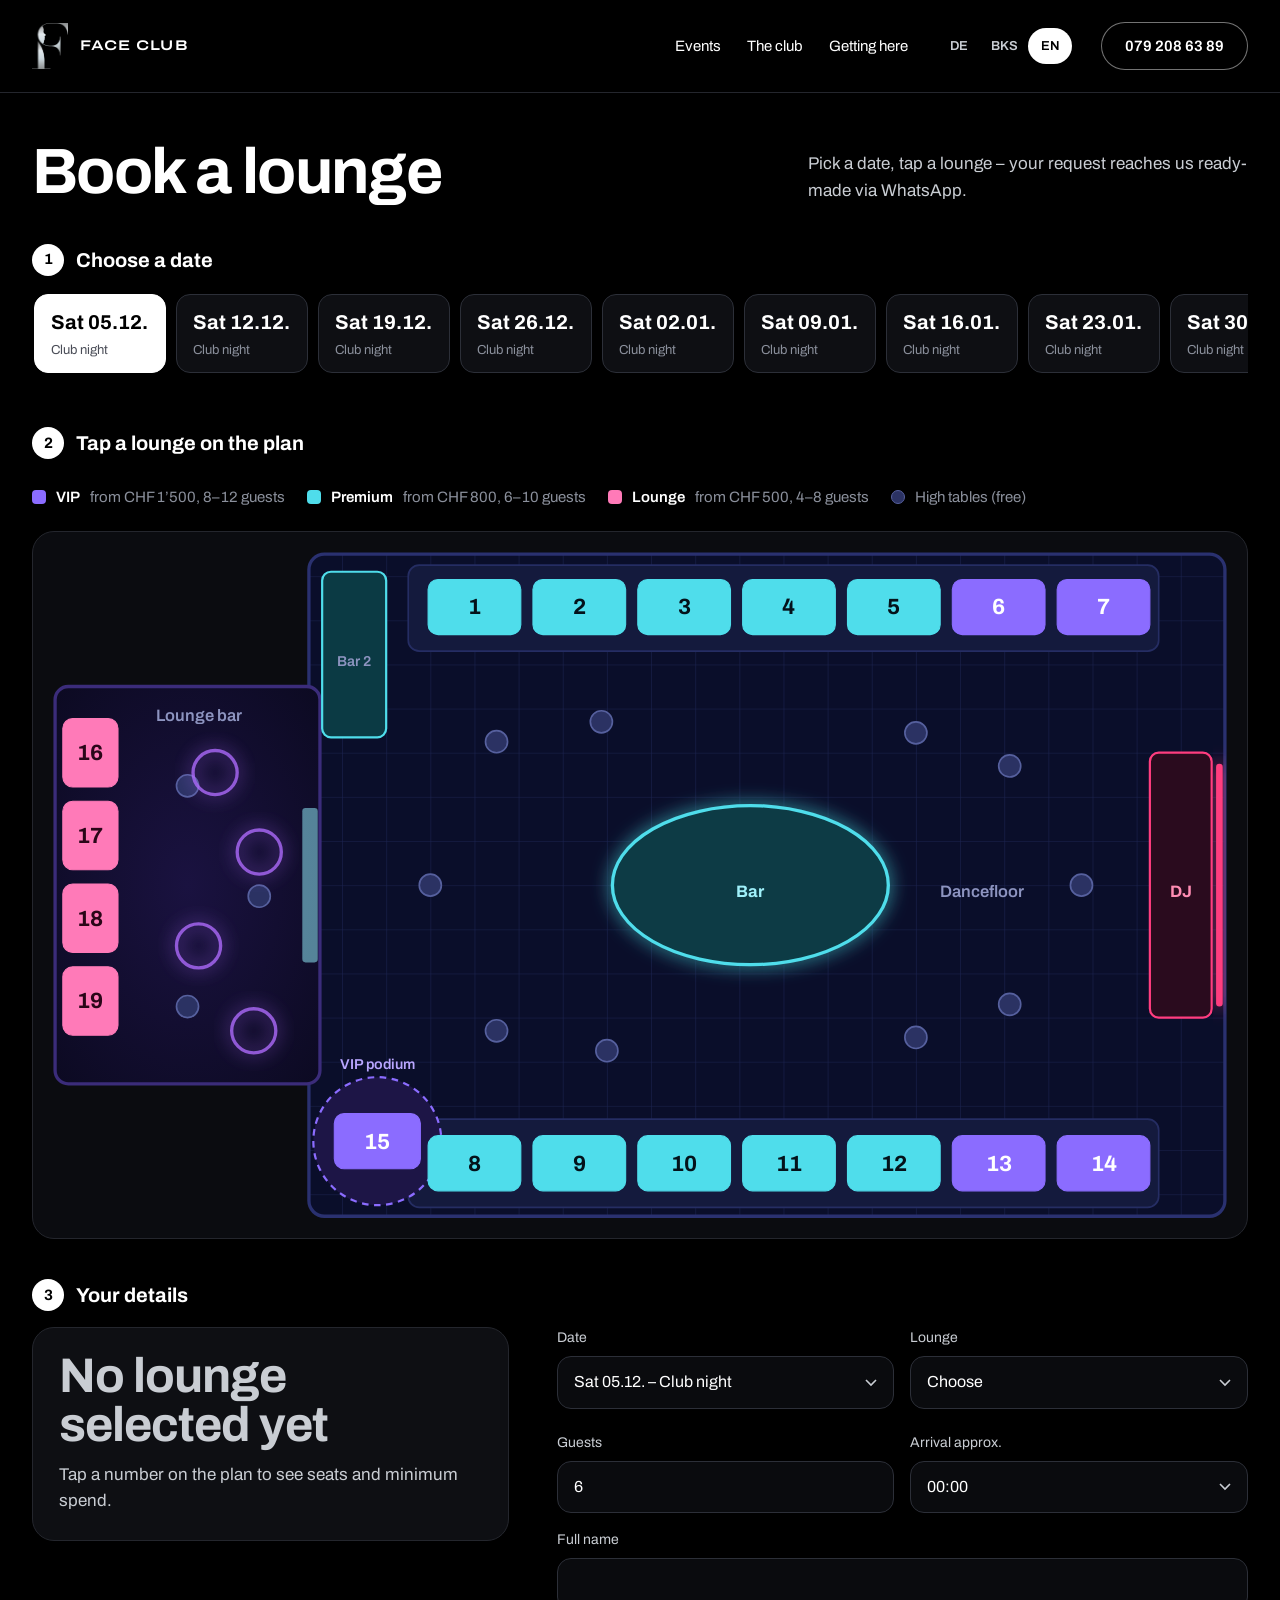
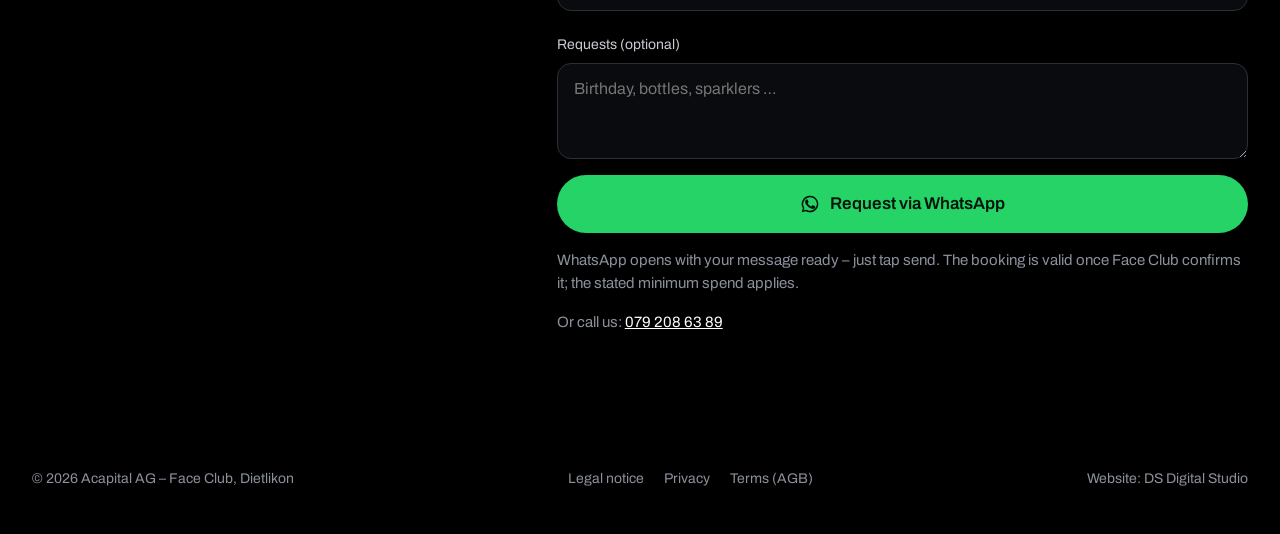
<file: reservieren.html>
<!DOCTYPE html>
<html lang="de">
<head>
<meta charset="utf-8">
<meta name="robots" content="noindex, nofollow">
<meta name="viewport" content="width=device-width, initial-scale=1">
<title>Lounge reservieren – Face Club Dietlikon</title>
<meta name="description" content="Lounge im Face Club Dietlikon reservieren: Datum wählen, Platz auf dem Clubplan antippen und die fertige Anfrage per WhatsApp senden.">
<link rel="canonical" href="https://www.faceclub.ch/reservieren.html">
<meta property="og:site_name" content="Face Club">
<meta property="og:title" content="Face Club Dietlikon – Live on Face">
<meta property="og:description" content="Jeden Samstag Balkan-Live-Acts. Lounges online reservieren. Industriestrasse 29, 8305 Dietlikon.">
<meta property="og:type" content="website">
<meta property="og:url" content="https://www.faceclub.ch/reservieren.html">
<meta property="og:image" content="https://www.faceclub.ch/assets/club-saal.jpg">
<meta name="twitter:card" content="summary_large_image">
<meta name="theme-color" content="#000000">
<link rel="icon" href="assets/faceclub-f.png">
<link rel="apple-touch-icon" href="assets/faceclub-logo.png">
<link rel="preload" href="assets/fonts/archivo-latin.woff2" as="font" type="font/woff2" crossorigin>
<link rel="stylesheet" href="assets/css/style.css">

</head>
<body class="sub">
<a class="skip" href="#plan" data-i18n="skip2">Direkt zum Clubplan</a>

<header class="site-head solid">
  <div class="nav">
    <a class="brand" href="./" aria-label="Face Club">
      <img src="assets/faceclub-f.png" alt="" width="36" height="46">
      <span>FACE CLUB</span>
    </a>
    <div class="nav-r">
      <nav aria-label="Hauptnavigation">
        <ul class="nav-links">
          <li><a href="./#events" data-i18n="nav.events">Events</a></li>
          <li><a href="./#club" data-i18n="nav.club">Der Club</a></li>
          <li><a href="./#info" data-i18n="nav.info">Anfahrt</a></li>
        </ul>
      </nav>
      <div class="lang" role="group" aria-label="Sprache / Jezik / Language">
        <button type="button" data-lang="de" aria-pressed="true" title="Deutsch">DE</button>
        <button type="button" data-lang="bks" aria-pressed="false" title="Bosanski / Hrvatski / Srpski">BKS</button>
        <button type="button" data-lang="en" aria-pressed="false" title="English">EN</button>
      </div>
      <a class="pill ghost" href="tel:+41792086389">079 208 63 89</a>
    </div>
  </div>
</header>

<main>
  <section class="reserve page" id="reservation" aria-labelledby="res-title">
    <div class="wrap">
      <div class="res-intro">
        <h1 id="res-title" data-i18n="res.title">Lounge reservieren</h1>
        <p data-i18n="res.intro">Wähle Datum und Lounge auf dem Plan.</p>
      </div>
      <h2 class="step"><span>1</span><b data-i18n="step.date">Datum wählen</b></h2>

      <div class="dates" id="dates" role="group" data-i18n-aria="res.date" aria-label="Datum"></div>
      <h2 class="step"><span>2</span><b data-i18n="step.lounge">Lounge auf dem Plan antippen</b></h2>
      <ul class="zones" id="zones" data-i18n-aria="zones.aria" aria-label="Zonen"></ul>

      <div class="plan-box" id="planBox">
        <div class="plan-wrap">
          <svg id="plan" role="group" data-i18n-aria="plan.aria" aria-label="Clubplan"></svg>
        </div>
        <div class="tip" id="tip" aria-hidden="true"></div>
      </div>
      <p class="plan-note" id="planNote" data-i18n="plan.note" hidden>Dunkle Lounges sind bereits vergeben.</p>

      <h2 class="step" id="step3"><span>3</span><b data-i18n="step.form">Deine Angaben</b></h2>
      <div class="res-grid">
        <div class="pick" id="pick" aria-live="polite"></div>

        <form class="res" id="resForm" novalidate>
          <div class="two">
            <div class="f"><label for="f-date" data-i18n="f.date">Datum</label><select id="f-date" name="date"></select></div>
            <div class="f"><label for="f-table" data-i18n="f.lounge">Lounge</label><select id="f-table" name="table"></select><span class="em" aria-live="polite"></span></div>
          </div>
          <div class="two">
            <div class="f"><label for="f-guests" data-i18n="f.guests">Personen</label><input id="f-guests" name="guests" type="number" inputmode="numeric" min="1" max="30" value="6"></div>
            <div class="f"><label for="f-arrival" data-i18n="f.arrival">Ankunft ca.</label>
              <select id="f-arrival" name="arrival"><option>23:00</option><option>23:30</option><option selected>00:00</option><option>00:30</option><option>01:00</option><option>01:30</option></select></div>
          </div>
          <div class="f"><label for="f-name" data-i18n="f.name">Vor- und Nachname</label><input id="f-name" name="name" type="text" autocomplete="name"><span class="em" aria-live="polite"></span></div>
          <div class="f"><label for="f-msg" data-i18n="f.msg">Wünsche (optional)</label><textarea id="f-msg" name="message" data-i18n-ph="f.msgPh" maxlength="500"></textarea></div>
          <button class="pill wa big" type="submit" id="sendWa"><svg width="20" height="20" viewBox="0 0 24 24" aria-hidden="true" fill="currentColor"><path d="M17.5 14.4c-.3-.1-1.7-.8-2-.9-.3-.1-.5-.1-.7.1-.2.3-.8.9-.9 1.1-.2.2-.3.2-.6.1-.3-.1-1.2-.5-2.3-1.4-.9-.8-1.4-1.7-1.6-2-.2-.3 0-.5.1-.6l.4-.5c.1-.2.2-.3.3-.5.1-.2 0-.4 0-.5l-.9-2.2c-.2-.6-.5-.5-.7-.5h-.6c-.2 0-.5.1-.8.4-.3.3-1 1-1 2.5s1.1 2.9 1.2 3.1c.1.2 2.1 3.2 5.1 4.5.7.3 1.3.5 1.7.6.7.2 1.4.2 1.9.1.6-.1 1.7-.7 2-1.4.2-.7.2-1.2.2-1.4-.1-.1-.3-.2-.6-.3zM12 2a10 10 0 0 0-8.6 15.1L2 22l5-1.3A10 10 0 1 0 12 2zm0 18.2c-1.5 0-3-.4-4.2-1.2l-.3-.2-3 .8.8-2.9-.2-.3A8.2 8.2 0 1 1 12 20.2z"/></svg><span data-i18n="f.wa">Per WhatsApp anfragen</span></button>
          <p class="alt" data-i18n="f.note">Es öffnet sich WhatsApp mit deiner fertigen Nachricht – nur noch auf Senden tippen. Die Reservation gilt nach Bestätigung durch den Face Club; es gilt die angegebene Mindestkonsumation.</p>
          <p class="alt"><span data-i18n="f.or">Oder ruf uns an:</span> <a href="tel:+41792086389">079 208 63 89</a></p>
        </form>
      </div>
    </div>
  </section>

</main>

<footer>
  <div class="wrap foot">
    <span>© <span id="year">2026</span> Acapital AG – Face Club, Dietlikon</span>
    <nav aria-label="Rechtliches"><a href="impressum.html" data-i18n="foot.imprint">Impressum</a><a href="datenschutz.html" data-i18n="foot.privacy">Datenschutz</a><a href="agb.html" data-i18n="foot.terms">AGB</a></nav>
    <span><span data-i18n="foot.site">Website:</span> <a href="https://ds-digital.ch" target="_blank" rel="noopener">DS Digital Studio</a></span>
  </div>
</footer>

<script src="assets/js/config.js"></script>
<script src="assets/js/i18n.js"></script>
<script src="assets/js/app.js"></script>
</body>
</html>
</file>
<file: assets/css/style.css>
/* Face Club – Stylesheet
   Schrift: Archivo (OFL), selbst gehostet. Breite 62 % = Flyer-Typo des Clubs. */
@font-face{font-family:Archivo;font-style:normal;font-display:swap;font-weight:100 900;font-stretch:62% 125%;src:url(../fonts/archivo-latin.woff2) format("woff2");unicode-range:U+0000-00FF,U+0131,U+0152-0153,U+02BB-02BC,U+02C6,U+02DA,U+02DC,U+0304,U+0308,U+0329,U+2000-206F,U+20AC,U+2122,U+2191,U+2193,U+2212,U+2215,U+FEFF,U+FFFD}
@font-face{font-family:Archivo;font-style:normal;font-display:swap;font-weight:100 900;font-stretch:62% 125%;src:url(../fonts/archivo-latin-ext.woff2) format("woff2");unicode-range:U+0100-02BA,U+02BD-02C5,U+02C7-02CC,U+02CE-02D7,U+02DD-02FF,U+0304,U+0308,U+0329,U+1D00-1DBF,U+1E00-1E9F,U+1EF2-1EFF,U+2020,U+20A0-20AB,U+20AD-20C0,U+2113,U+2C60-2C7F,U+A720-A7FF}

:root{
  --black:#000; --white:#fff; --paper:#f3f3f1;
  --ink:#121317; --ink2:#4a4d57;
  --chrome:#c9cdd3; --muted:#8b909c;
  --rule:#24262d; --deck:#0e0f13; --field:#0a0b0e;
  --bar:#4fddeb; --lounge:#7b5cff; --error:#ff8a7a;
  --max:1320px; --r-lg:22px; --r-md:14px;
}
*{box-sizing:border-box}
html{scroll-behavior:smooth;-webkit-text-size-adjust:100%}
body{margin:0;background:var(--black);color:var(--white);font-family:Archivo,system-ui,sans-serif;font-size:17px;line-height:1.55;-webkit-font-smoothing:antialiased}
img{display:block;max-width:100%;height:auto}
a{color:inherit}
button{font:inherit}
:focus-visible{outline:2px solid var(--bar);outline-offset:3px}
.wrap{max-width:var(--max);margin:0 auto;padding:0 32px}
.vh{position:absolute!important;width:1px;height:1px;overflow:hidden;clip:rect(0 0 0 0);white-space:nowrap}
.skip{position:absolute;left:-999px;top:8px;background:#fff;color:#000;padding:8px 14px;z-index:99;border-radius:8px}
.skip:focus{left:8px}
.cond{font-stretch:62%;font-weight:800;text-transform:uppercase;letter-spacing:-.005em;line-height:.9}

/* Buttons */
.pill{display:inline-flex;align-items:center;justify-content:center;gap:10px;min-height:48px;padding:0 24px;border-radius:999px;background:var(--white);color:var(--black);font-weight:600;font-size:15px;line-height:1;text-decoration:none;border:0;cursor:pointer;transition:background .15s,color .15s,box-shadow .15s}
.pill:hover{background:var(--bar)}
.pill.ghost{background:transparent;color:var(--white);box-shadow:inset 0 0 0 1px rgba(255,255,255,.45)}
.pill.ghost:hover{box-shadow:inset 0 0 0 1px #fff}
.pill.wa{background:#25d366;color:#04140a}
.pill.wa:hover{background:#4fe089}
.pill.big{min-height:58px;font-size:17px;width:100%}
.pill[disabled]{opacity:.6;cursor:wait}

/* Header */
.site-head{position:absolute;top:0;left:0;right:0;z-index:20}
.nav{display:flex;align-items:center;justify-content:space-between;gap:20px;height:92px;padding:0 32px}
.brand{display:flex;align-items:center;gap:12px;text-decoration:none;flex-shrink:0}
.brand img{height:46px;width:auto}
.brand span{font-stretch:125%;font-weight:600;font-size:14px;letter-spacing:.08em}
.nav-r{display:flex;align-items:center;gap:26px}
.nav-links{display:flex;gap:26px;list-style:none;margin:0;padding:0}
.nav-links a{text-decoration:none;font-size:15px;text-shadow:0 1px 10px rgba(0,0,0,.6)}
.nav-links a:hover{text-decoration:underline;text-underline-offset:5px}
.lang{display:flex;border-radius:999px;background:rgba(0,0,0,.45);backdrop-filter:blur(6px);-webkit-backdrop-filter:blur(6px);padding:3px}
.lang button{border:0;background:none;color:var(--chrome);font-size:13px;font-weight:600;min-width:44px;min-height:36px;border-radius:999px;cursor:pointer;padding:0 10px}
.lang button[aria-pressed="true"]{background:var(--white);color:var(--black)}
@media (max-width:980px){.nav-links{display:none}}
@media (max-width:560px){.nav{padding:0 16px;height:76px}.nav .pill{display:none}.brand span{display:none}}

/* Hero */
.split{display:grid;grid-template-columns:1fr 1fr;min-height:94svh}
.half{position:relative;overflow:hidden;display:flex;align-items:flex-end;min-height:540px;isolation:isolate}
.half > img{position:absolute;inset:0;width:100%;height:100%;object-fit:cover;z-index:-2;transition:transform 1.2s cubic-bezier(.2,.7,.2,1)}
.half:hover > img{transform:scale(1.025)}
.half::after{content:"";position:absolute;inset:0;z-index:-1;background:linear-gradient(180deg,rgba(0,0,0,.5) 0%,rgba(0,0,0,0) 26%,rgba(0,0,0,.25) 50%,rgba(0,0,0,.9) 100%)}
.half .txt{padding:0 40px 46px;max-width:660px}
.kicker{margin:0 0 12px;font-size:17px;color:var(--chrome)}
.half h1{margin:0 0 24px;font-size:clamp(58px,6.6vw,118px)}
.half h2{margin:0 0 24px;font-weight:700;font-size:clamp(34px,3.6vw,56px);line-height:1;letter-spacing:-.02em}
.soldout{display:inline-block;margin-left:10px;font-size:13px;font-weight:700;background:var(--white);color:var(--black);padding:4px 10px;border-radius:999px;vertical-align:2px}
@media (max-width:860px){.split{grid-template-columns:1fr;min-height:0}.half{min-height:74svh}.half + .half{min-height:56svh}.half .txt{padding:0 18px 30px}}
/* Einmalige Einstiegsbewegung */
@media (prefers-reduced-motion:no-preference){
  .half .txt > *{animation:rise .9s cubic-bezier(.2,.7,.2,1) both}
  .half .txt > *:nth-child(2){animation-delay:.08s}
  .half .txt > *:nth-child(3){animation-delay:.16s}
  .half + .half .txt > *{animation-delay:.25s}
  @keyframes rise{from{opacity:0;transform:translateY(18px)}to{opacity:1;transform:none}}
}

/* Hero: ein Foto, volle Höhe */
.hero-full{position:relative;min-height:100svh;display:flex;align-items:flex-end;overflow:hidden;isolation:isolate}
.hero-full > img{position:absolute;inset:0;width:100%;height:100%;object-fit:cover;object-position:50% 45%;z-index:-2}
.hero-full::after{content:"";position:absolute;inset:0;z-index:-1;background:linear-gradient(180deg,rgba(0,0,0,.55) 0%,rgba(0,0,0,0) 22%,rgba(0,0,0,0) 45%,rgba(0,0,0,.88) 100%)}
.hero-full .txt{width:100%;padding-bottom:64px}
.hero-full h1{margin:0 0 26px;font-size:clamp(60px,9vw,150px);max-width:14ch}
@media (max-width:700px){.hero-full > img{object-position:58% 50%}.hero-full .txt{padding-bottom:40px}}
@media (prefers-reduced-motion:no-preference){
  .hero-full .txt > *{animation:rise .9s cubic-bezier(.2,.7,.2,1) both}
  .hero-full .txt > *:nth-child(2){animation-delay:.08s}
  .hero-full .txt > *:nth-child(3){animation-delay:.16s}
}
.intro .hero-full .txt > *{animation-play-state:paused}

/* Section heads */
.sec-head{display:flex;justify-content:space-between;align-items:end;gap:20px;margin-bottom:34px}
.sec-head h2,.res-intro h2,.info h2{margin:0;font-weight:700;font-size:clamp(34px,4vw,56px);letter-spacing:-.02em;line-height:1}

/* Events */
.events{padding:100px 0 110px}
.arrows{display:flex;gap:10px}
.arrows button{width:48px;height:48px;border-radius:50%;border:1px solid rgba(255,255,255,.4);background:none;color:#fff;cursor:pointer;display:grid;place-items:center}
.arrows button:hover:not(:disabled){border-color:#fff}
.arrows button:disabled{opacity:.25;cursor:default}
.track{display:grid;grid-auto-flow:column;grid-auto-columns:minmax(260px,320px);gap:20px;overflow-x:auto;scroll-snap-type:x mandatory;padding:0 32px 10px;scroll-padding:0 32px;scrollbar-width:none}
.track::-webkit-scrollbar{display:none}
@media (min-width:1384px){.track{padding-left:calc((100vw - var(--max))/2 + 32px);scroll-padding-left:calc((100vw - var(--max))/2 + 32px)}}
.card{scroll-snap-align:start;display:flex;flex-direction:column;gap:12px}
.card .pic{aspect-ratio:4/5;border-radius:var(--r-lg);overflow:hidden;background:#111;position:relative}
.card .pic img{width:100%;height:100%;object-fit:cover}
.card .pic.sq{background:#000}
.card .pic.sq img{object-fit:contain}
.card .pic .soldout{position:absolute;top:14px;left:14px;margin:0}
.card.past .pic img{filter:saturate(.75) brightness(.8);transition:filter .3s}
.card.past:hover .pic img{filter:none}
.card .pic.type{display:flex;flex-direction:column;justify-content:space-between;padding:26px;background:var(--deck);border:1px solid var(--rule)}
.card .pic.type b{font-size:58px}
.card .pic.type span{font-size:15px;color:var(--muted)}
.card .pic.light{background:var(--white);color:var(--black);border:0}
.card .pic.light span{color:var(--ink2)}
.card .pic.cyan{background:var(--bar);color:#04121a;border:0}
.card .pic.cyan span{color:#0b3a40}
.card h3{margin:2px 0 0;font-weight:700;font-size:21px;line-height:1.15}
.card p{margin:-6px 0 0;color:var(--muted);font-size:15px}
.card .pill{align-self:flex-start;margin-top:4px}

/* Weisser Block */
.paper{background:var(--paper);color:var(--ink);padding:100px 0 40px}
.big-type{display:flex;align-items:flex-start;gap:24px;margin:0 0 36px}
.big-type h2{margin:0;font-weight:300;font-stretch:110%;font-size:clamp(64px,13vw,210px);line-height:.88;letter-spacing:-.045em;text-transform:uppercase}
.big-type small{font-size:15px;line-height:1.3;color:var(--ink2);margin-top:1.2em;white-space:nowrap}
.club-line{margin:0;font-size:clamp(20px,2vw,26px);line-height:1.35;max-width:30ch}
.about{display:grid;grid-template-columns:minmax(0,1fr) minmax(0,1fr);gap:56px}
.about p{margin:0 0 16px;font-size:20px;line-height:1.5;max-width:46ch}
.about .stage{font-size:17px;color:var(--ink2);max-width:52ch}
.about .stage strong{color:var(--ink);font-weight:600}
@media (max-width:820px){.big-type{flex-direction:column;gap:8px}.about{grid-template-columns:1fr;gap:16px}}
.photos{display:grid;grid-auto-flow:column;grid-auto-columns:minmax(260px,30%);gap:16px;overflow-x:auto;scroll-snap-type:x mandatory;padding:60px 32px 100px;scrollbar-width:none;background:var(--paper)}
.photos::-webkit-scrollbar{display:none}
.photos figure{margin:0;scroll-snap-align:start;border-radius:var(--r-lg);overflow:hidden;height:clamp(340px,36vw,520px);position:relative}
.photos img{width:100%;height:100%;object-fit:cover}
.photos figcaption{position:absolute;left:16px;right:16px;bottom:14px;color:#fff;font-weight:600;font-size:15px;text-shadow:0 1px 10px rgba(0,0,0,.85);display:flex;justify-content:space-between;gap:10px}
.photos figcaption small{font-weight:400;opacity:.85}
.photos .wide{grid-column:span 2}
@media (max-width:600px){.photos{grid-auto-columns:80%;padding:40px 18px 72px}.photos figure{height:420px}.photos .wide{grid-column:span 1}}

/* Teaser Startseite */
.teaser{padding:100px 0;border-top:1px solid var(--rule)}
.teaser-grid{display:grid;grid-template-columns:minmax(0,.8fr) minmax(0,1.2fr);gap:56px;align-items:center}
.teaser h2{margin:0 0 16px;font-weight:700;font-size:clamp(34px,4vw,56px);letter-spacing:-.02em;line-height:1.02}
.teaser p{margin:0 0 28px;color:var(--chrome);font-size:18px;max-width:38ch}
.mini-plan{display:block;border-radius:var(--r-lg);background:#0b0c10;border:1px solid var(--rule);padding:14px;transition:border-color .2s}
.mini-plan:hover{border-color:#4a4f5c}
.mini-plan svg{display:block;width:100%;height:auto;pointer-events:none}
@media (max-width:860px){.teaser{padding:76px 0}.teaser-grid{grid-template-columns:1fr;gap:32px}.mini-plan{max-width:420px}}

/* Reservation */
.reserve{padding:100px 0 110px}
.reserve.page{padding:140px 0 100px}
.reserve h1{margin:0;font-weight:700;font-size:clamp(40px,5vw,72px);letter-spacing:-.025em;line-height:1}
.step{display:flex;align-items:center;gap:12px;margin:40px 0 16px;font-size:20px;font-weight:600}
.step span{display:grid;place-items:center;width:32px;height:32px;border-radius:50%;background:var(--white);color:var(--black);font-size:15px;font-weight:700;flex-shrink:0}
.site-head.solid{position:absolute;background:var(--black);border-bottom:1px solid var(--rule)}
@media (max-width:700px){.reserve.page{padding:104px 0 80px}.step{margin:32px 0 12px;font-size:18px}
  .zones{flex-direction:column;gap:0}.zones button{min-height:36px;padding:4px 0;font-size:14px}
  .plan-wrap{padding:6px}}
.res-intro{display:flex;flex-wrap:wrap;justify-content:space-between;gap:16px 40px;align-items:end;margin-bottom:30px}
.res-intro p{margin:0;color:var(--chrome);max-width:44ch}
.dates{display:flex;gap:10px;overflow-x:auto;padding:2px 2px 14px;margin:0 0 6px;scrollbar-width:thin;scrollbar-color:#333 transparent}
.date-btn{flex:0 0 auto;display:flex;flex-direction:column;align-items:flex-start;gap:2px;min-width:132px;padding:12px 16px;border-radius:var(--r-md);border:1px solid #2c2f38;background:var(--deck);color:var(--white);cursor:pointer;text-align:left}
.date-btn b{font-size:20px;font-weight:700}
.date-btn span{font-size:13px;color:var(--muted);max-width:160px;white-space:nowrap;overflow:hidden;text-overflow:ellipsis}
.date-btn.has-event span{color:var(--bar)}
.date-btn[aria-pressed="true"]{background:var(--white);color:var(--black);border-color:var(--white)}
.date-btn[aria-pressed="true"] span{color:var(--ink2)}
.zones{display:flex;flex-wrap:wrap;gap:4px 22px;margin:14px 0 12px;padding:0;list-style:none}
.zones button{display:flex;align-items:center;gap:10px;background:none;border:0;color:var(--white);font-size:15px;cursor:pointer;padding:8px 0;min-height:44px}
.zones button[aria-pressed="false"]{opacity:.35}
.zones i{width:14px;height:14px;border-radius:4px;display:inline-block}
.zones b{font-weight:600}
.zones em{font-style:normal;color:var(--muted)}
.zones li.free{display:flex;align-items:center;gap:10px;font-size:15px;min-height:44px}
.zones li.free i{width:14px;height:14px;border-radius:50%;background:#2b3263;border:1.5px solid #56609e}
.plan-box{position:relative}
.plan-wrap{overflow:hidden;border-radius:var(--r-lg);background:#0b0c10;border:1px solid var(--rule)}
.plan-wrap svg{display:block;width:100%;height:auto}

.plan-note{font-size:14px;color:var(--muted);margin:10px 0 0}
.tip{position:absolute;pointer-events:none;background:var(--white);color:var(--black);font-size:14px;line-height:1.35;padding:8px 12px;border-radius:10px;box-shadow:0 8px 24px rgba(0,0,0,.4);transform:translate(-50%,calc(-100% - 12px));white-space:nowrap;opacity:0;transition:opacity .12s;z-index:5}
.tip.on{opacity:1}
.tip b{font-weight:700}

svg .room{fill:none;stroke:#2c3140;stroke-width:3}
svg .feature{fill:#111318;stroke:#2c3140;stroke-width:1.5}
svg .floor{stroke:#1d212c}
svg .flabel{fill:#6b7182;font-family:Archivo,sans-serif;font-weight:600}
svg .barisland{fill:#0b2a30;stroke:var(--bar);stroke-width:2}
svg .barlabel{fill:var(--bar);font-family:Archivo,sans-serif;font-weight:700}
svg .pf-hall{stroke:#2a3170;stroke-width:3}
svg .pf-room2{stroke:#3b2c7a;stroke-width:3}
svg .pf-glass{fill:#8fe6f4;opacity:.55}
svg .pf-deck{fill:#141a3d;stroke:#252d63;stroke-width:1.5}
svg .pf-podium{fill:#1d1546;stroke:#8b6cff;stroke-width:2;stroke-dasharray:6 5}
svg .pf-bar{fill:#0b3a44;stroke:#4fddeb;stroke-width:3}
svg .pf-bar2{fill:#0b3a44;stroke:#4fddeb;stroke-width:2}
svg .pf-stage{fill:#2a0b1e;stroke:#ff3d7f;stroke-width:2}
svg .pf-screen{fill:#ff3d7f}
svg .pf-high{fill:#2b3263;stroke:#56609e;stroke-width:1.5}
svg .pf-ring{fill:none;stroke:#b06cff;stroke-width:3;opacity:.8}
svg .pl{font-family:Archivo,sans-serif;font-weight:600;fill:#8d94c0}
svg .lbl-bar{fill:#9ff0fa;font-weight:700}
svg .lbl-stage{fill:#ff8db3;font-weight:700}
svg .lbl-vip{fill:#b9a6ff}
svg .tbl{cursor:pointer;outline:none}
svg .tbl text{font-family:Archivo,sans-serif;font-weight:700;pointer-events:none}
svg .tbl .ring{fill:none;stroke:none}
svg .tbl:hover .shape{stroke:#fff;stroke-width:3}
svg .tbl:focus-visible .ring{stroke:var(--bar);stroke-width:3}
svg .tbl.selected .shape{fill:#fff!important;stroke:#fff;stroke-width:3}
svg .tbl.selected text{fill:#000!important}
svg .tbl.reserved{cursor:not-allowed}
svg .tbl.reserved .shape{fill:#15171d!important;stroke:#262a33!important}
svg .tbl.reserved text{fill:#454b5a!important}
svg .tbl.dim{opacity:.15}

.res-grid{display:grid;grid-template-columns:minmax(0,1fr) minmax(0,1.45fr);gap:48px;align-items:start}
@media (max-width:960px){.res-grid{grid-template-columns:1fr;gap:28px}}
.pick{position:sticky;top:24px;background:var(--deck);border:1px solid var(--rule);border-radius:var(--r-lg);overflow:hidden}
@media (max-width:960px){.pick{position:static}}
.pick .ph{aspect-ratio:16/9;overflow:hidden}
.pick .ph img{width:100%;height:100%;object-fit:cover}
.pick .in{padding:24px 26px 26px}
.pick .big{font-weight:700;font-size:clamp(36px,3.8vw,52px);line-height:1;letter-spacing:-.02em;margin:0}
.pick .zone{display:flex;align-items:center;gap:8px;font-size:16px;margin:10px 0 18px;color:var(--chrome)}
.pick .zone i{width:12px;height:12px;border-radius:4px}
.pick dl{display:grid;grid-template-columns:auto 1fr;gap:10px 20px;margin:0;border-top:1px solid var(--rule);padding-top:16px}
.pick dt{color:var(--muted)}
.pick dd{margin:0;text-align:right}
.pick .minv{font-weight:700;font-size:22px}
.pick .none{color:var(--chrome);margin:12px 0 0}

form.res{display:grid;gap:16px}
.two{display:grid;grid-template-columns:1fr 1fr;gap:16px}
@media (max-width:520px){.two{grid-template-columns:1fr}}
.f{display:flex;flex-direction:column;gap:7px}
.f label{font-size:14px;color:var(--chrome)}
.f input,.f select,.f textarea{width:100%;min-height:52px;padding:13px 16px;border-radius:var(--r-md);border:1px solid #2c2f38;background:var(--field);color:var(--white);font:inherit;font-size:16px}
.f select{appearance:none;-webkit-appearance:none;background-image:url("data:image/svg+xml,%3Csvg xmlns='http://www.w3.org/2000/svg' width='12' height='8' viewBox='0 0 12 8'%3E%3Cpath d='M1 1l5 5 5-5' fill='none' stroke='%23c9cdd3' stroke-width='1.6'/%3E%3C/svg%3E");background-repeat:no-repeat;background-position:right 16px center;padding-right:40px}
.f textarea{min-height:96px;resize:vertical}
.f input:focus,.f select:focus,.f textarea:focus{outline:none;border-color:var(--bar)}
.f.bad input,.f.bad select{border-color:var(--error)}
.f .em{font-size:13px;color:var(--error);min-height:0}
.ok-check{display:flex;gap:12px;align-items:flex-start;font-size:15px;color:var(--chrome)}
.ok-check input{width:22px;height:22px;margin-top:2px;accent-color:var(--bar);flex-shrink:0}
.ok-check.bad span{color:var(--error)}
.ok-check a{color:var(--white)}
.hp{position:absolute;left:-9999px;width:1px;height:1px;overflow:hidden}
.msg{display:none;padding:14px 16px;border-radius:var(--r-md);font-size:15px}
.msg.ok{display:block;background:rgba(79,221,235,.1);border:1px solid var(--bar)}
.msg.err{display:block;background:rgba(255,120,100,.08);border:1px solid #b5574a}
.actions{display:grid;grid-template-columns:1.4fr 1fr;gap:12px}
.actions .pill{min-height:54px;font-size:16px;width:100%}
@media (max-width:520px){.actions{grid-template-columns:1fr}}
.alt{font-size:15px;color:var(--muted);margin:0}
.alt a{color:var(--white)}

/* Info */
.info{background:var(--white);color:var(--ink);padding:90px 0}
.info h2{margin-bottom:40px}
.info-grid{display:grid;grid-template-columns:repeat(3,minmax(0,1fr));gap:40px}
.info-grid h3{font-weight:700;font-size:22px;margin:0 0 10px}
.info-grid p{margin:0 0 8px;color:var(--ink2)}
.info-grid a{color:var(--ink)}
@media (max-width:820px){.info-grid{grid-template-columns:1fr;gap:28px}}

footer{padding:34px 0 44px;color:var(--muted);font-size:14px}
.foot{display:flex;flex-wrap:wrap;gap:12px 28px;justify-content:space-between;align-items:center}
.foot a{text-decoration:none}.foot a:hover{color:var(--white)}
.foot nav{display:flex;flex-wrap:wrap;gap:8px 20px}

.sticky-cta{display:none}
@media (max-width:760px){
  .sticky-cta{display:block;position:fixed;left:12px;right:12px;bottom:12px;z-index:30;transition:opacity .2s,transform .2s}
  .sticky-cta .pill{width:100%;min-height:54px;box-shadow:0 10px 30px rgba(0,0,0,.5)}
  .sticky-cta.off{opacity:0;transform:translateY(20px);pointer-events:none}
  footer{padding-bottom:96px}
}
@media (max-width:600px){.wrap{padding:0 18px}.track{padding:0 18px 10px;scroll-padding:0 18px;grid-auto-columns:76%}.events,.reserve{padding:76px 0 84px}.paper{padding-top:76px}}

/* Intro – übernommen vom bisherigen Auftritt: Logo pulsiert auf dem Face-Muster
   und fliegt beim Öffnen nach vorne weg (heartbeat1 / slide-out-fwd-center). */
.intro-screen{display:none}
.intro .intro-screen{display:flex;position:fixed;inset:0;z-index:1000;align-items:center;justify-content:center;background:#1c1c1c url(../intro-bg.png) repeat;background-size:1920px auto;perspective:600px}
.intro-screen img{height:min(290px,42vh);width:auto;animation:heartbeat1 1.5s ease-in-out infinite both}
.intro-screen.leave{animation:slide-out-fwd-center .7s cubic-bezier(.55,.085,.68,.53) both;pointer-events:none}
.intro body{overflow:hidden}
@keyframes heartbeat1{0%{transform:scale(1);animation-timing-function:ease-out}10%{transform:scale(.91);animation-timing-function:ease-in}17%{transform:scale(.98);animation-timing-function:ease-out}33%{transform:scale(.87);animation-timing-function:ease-in}45%{transform:scale(1);animation-timing-function:ease-out}}
@keyframes slide-out-fwd-center{0%{opacity:1;transform:none}100%{opacity:0;transform:translateZ(600px) scale(1.6)}}
@media (prefers-reduced-motion:reduce){.intro-screen img{animation:none}.intro-screen.leave{animation:fade-out .3s both}@keyframes fade-out{to{opacity:0}}}
/* Hero-Text startet erst nach dem Intro */
.intro .half .txt > *{animation-play-state:paused}

/* Rechtliche Seiten */
.legal-head{padding:120px 0 40px;border-bottom:1px solid var(--rule)}
.legal-head h1{margin:0;font-weight:700;font-size:clamp(40px,6vw,72px);letter-spacing:-.02em;line-height:1}
.legal{padding:50px 0 100px}
.legal article{max-width:72ch}
.legal h2{font-size:22px;margin:40px 0 10px}
.legal p,.legal li{color:var(--chrome)}
.legal a{color:var(--white)}
.legal .note{border:1px solid var(--rule);border-radius:var(--r-md);padding:14px 16px;font-size:15px;color:var(--muted)}
.simple-head{position:static;border-bottom:1px solid var(--rule)}

@media (prefers-reduced-motion:reduce){html{scroll-behavior:auto}*{transition:none!important;animation:none!important}}
@media (max-width:700px){.kicker .soldout{margin:8px 0 0;display:table}}
</file>
